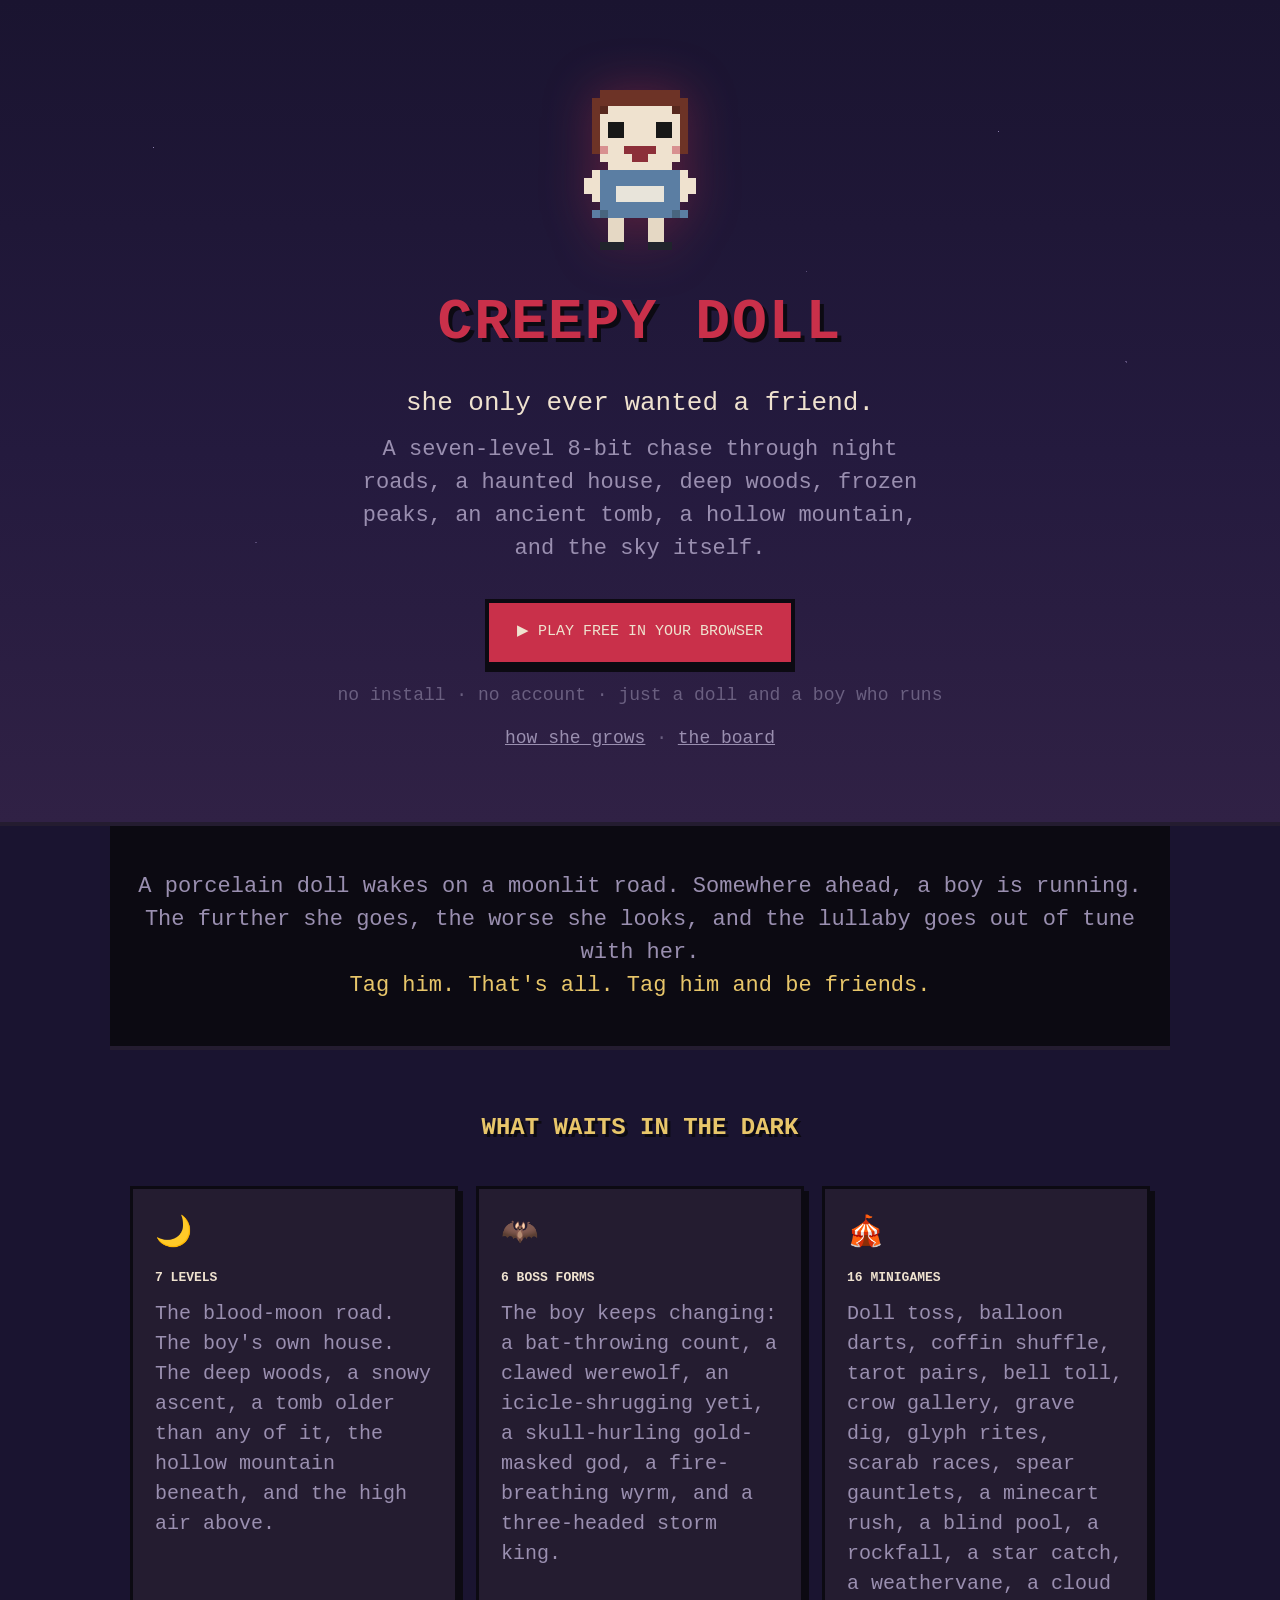
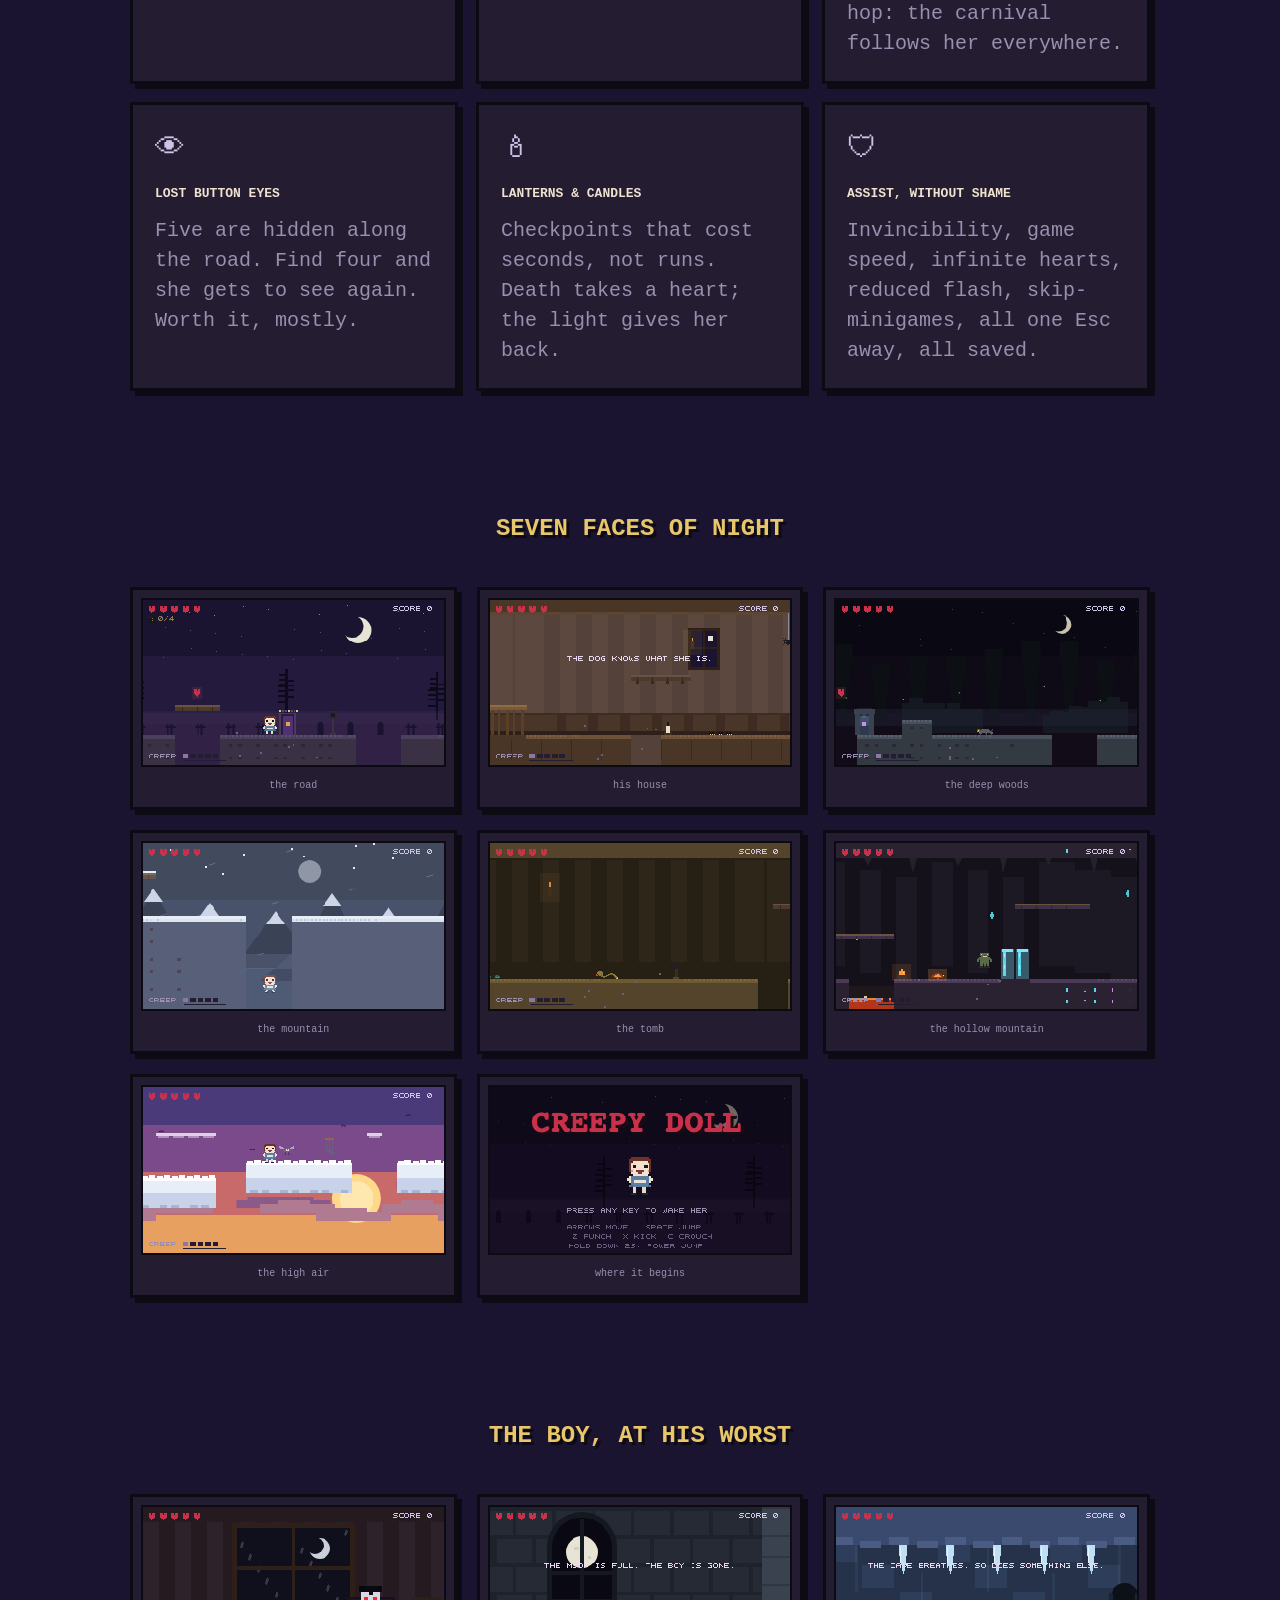
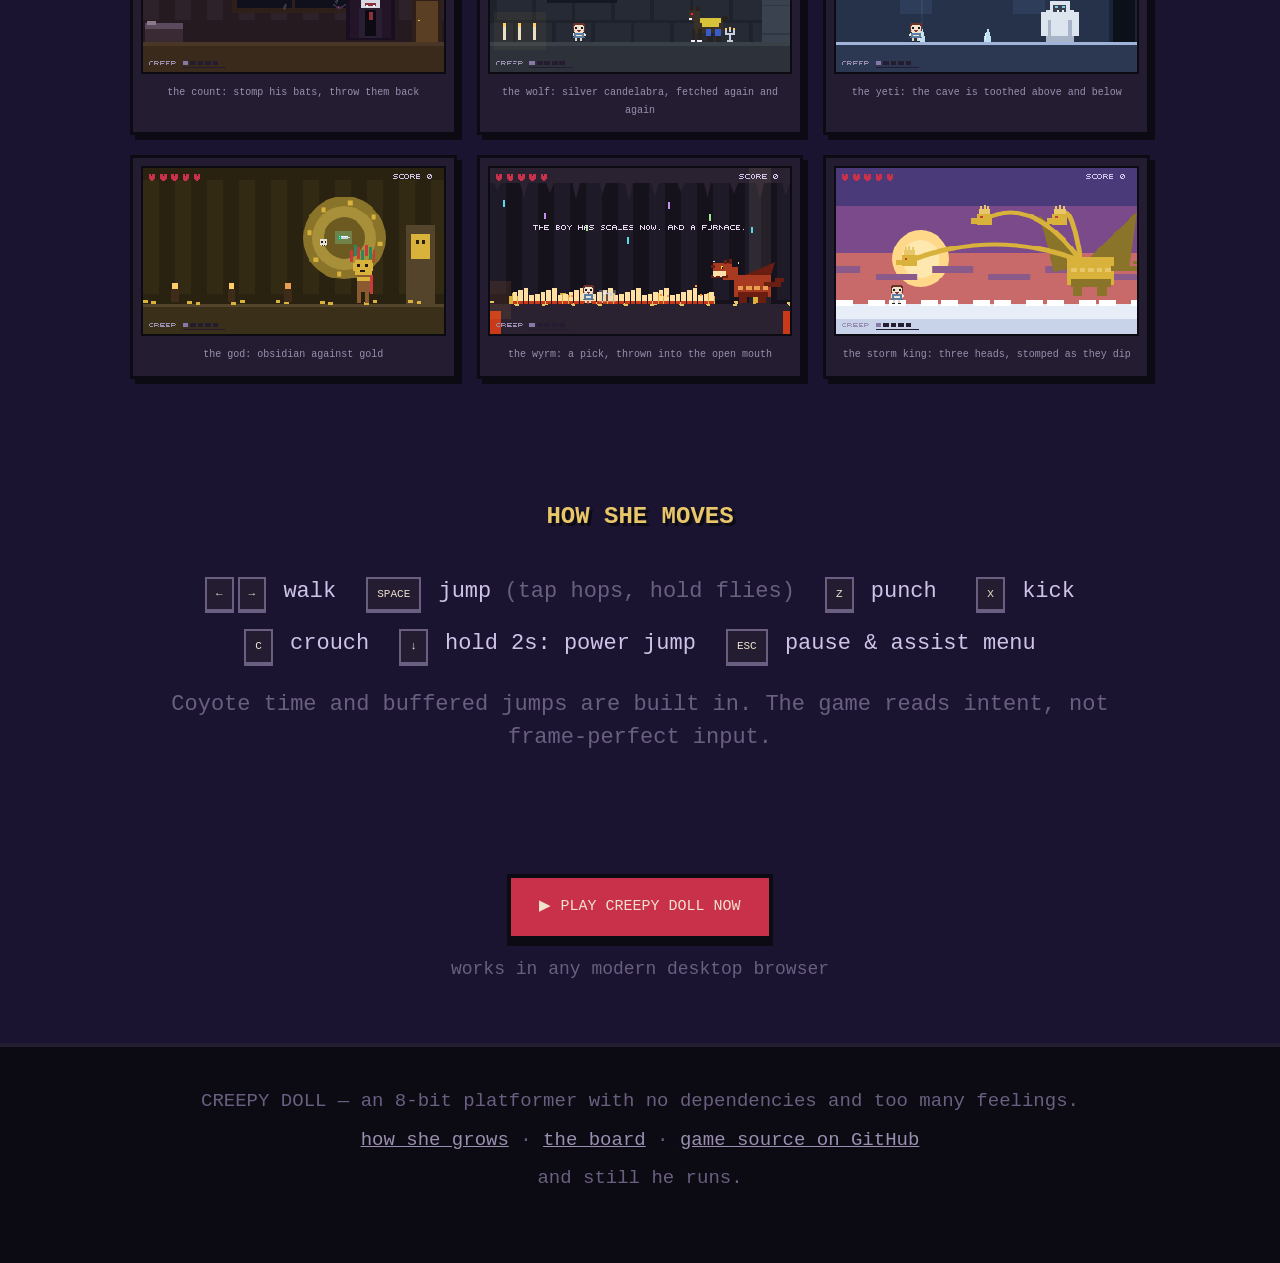
<file: index.html>
<!DOCTYPE html>
<html lang="en">
<head>
  <meta charset="UTF-8">
  <meta http-equiv="Content-Security-Policy" content="default-src 'none'; script-src 'self'; style-src 'self' https://fonts.googleapis.com; font-src https://fonts.gstatic.com; img-src 'self' data:; base-uri 'none'; form-action 'none'">
  <meta name="viewport" content="width=device-width, initial-scale=1.0">
  <title>Creepy Doll — she only ever wanted a friend</title>
  <meta name="description" content="Creepy Doll: a seven-level 8-bit chase through night roads, a haunted house, deep woods, frozen peaks, an ancient tomb, a hollow mountain, and the sky itself. Free to play in your browser.">
  <meta property="og:title" content="Creepy Doll">
  <meta property="og:description" content="She only ever wanted a friend. A seven-level 8-bit platformer, free in your browser.">
  <meta property="og:image" content="https://prone.github.io/creepydoll-site/assets/screens/title.png">
  <link rel="preconnect" href="https://fonts.googleapis.com">
  <link rel="preconnect" href="https://fonts.gstatic.com" crossorigin>
  <link href="https://fonts.googleapis.com/css2?family=Press+Start+2P&family=VT323&display=swap" rel="stylesheet">
  <link rel="stylesheet" href="style.css">
  <link rel="icon" type="image/png" href="favicon.png">
</head>
<body>

<header class="hero">
  <div class="stars" aria-hidden="true"></div>
  <canvas id="dollCanvas" width="14" height="20" aria-hidden="true"></canvas>
  <h1>CREEPY&nbsp;DOLL</h1>
  <p class="tagline">she only ever wanted a friend.</p>
  <p class="sub">A seven-level 8-bit chase through night roads, a haunted house,
     deep woods, frozen peaks, an ancient tomb, a hollow mountain, and the sky itself.</p>
  <a class="cta" href="play/">▶ PLAY FREE IN YOUR BROWSER</a>
  <p class="hint">no install &middot; no account &middot; just a doll and a boy who runs</p>
  <p class="hint"><a href="progress.html">how she grows</a> &middot; <a href="scores.html">the board</a></p>
</header>

<section class="strip" aria-label="story">
  <p>A porcelain doll wakes on a moonlit road. Somewhere ahead, a boy is running.<br>
  The further she goes, the worse she looks, and the lullaby goes out of tune with her.<br>
  <em>Tag him. That's all. Tag him and be friends.</em></p>
</section>

<section class="features">
  <h2>WHAT WAITS IN THE DARK</h2>
  <div class="grid">
    <div class="card"><span class="pix">🌙</span><h3>7 LEVELS</h3>
      <p>The blood-moon road. The boy's own house. The deep woods, a snowy ascent, a tomb older than any of it, the hollow mountain beneath, and the high air above.</p></div>
    <div class="card"><span class="pix">🦇</span><h3>6 BOSS FORMS</h3>
      <p>The boy keeps changing: a bat-throwing count, a clawed werewolf, an icicle-shrugging yeti, a skull-hurling gold-masked god, a fire-breathing wyrm, and a three-headed storm king.</p></div>
    <div class="card"><span class="pix">🎪</span><h3>16 MINIGAMES</h3>
      <p>Doll toss, balloon darts, coffin shuffle, tarot pairs, bell toll, crow gallery, grave dig, glyph rites, scarab races, spear gauntlets, a minecart rush, a blind pool, a rockfall, a star catch, a weathervane, a cloud hop: the carnival follows her everywhere.</p></div>
    <div class="card"><span class="pix">👁</span><h3>LOST BUTTON EYES</h3>
      <p>Five are hidden along the road. Find four and she gets to see again. Worth it, mostly.</p></div>
    <div class="card"><span class="pix">🕯</span><h3>LANTERNS &amp; CANDLES</h3>
      <p>Checkpoints that cost seconds, not runs. Death takes a heart; the light gives her back.</p></div>
    <div class="card"><span class="pix">🛡</span><h3>ASSIST, WITHOUT SHAME</h3>
      <p>Invincibility, game speed, infinite hearts, reduced flash, skip-minigames, all one Esc away, all saved.</p></div>
  </div>
</section>

<section class="gallery">
  <h2>SEVEN FACES OF NIGHT</h2>
  <div class="shots">
    <figure><img src="assets/screens/road.png" alt="The moonlit road with a lantern checkpoint" loading="lazy"><figcaption>the road</figcaption></figure>
    <figure><img src="assets/screens/house.png" alt="Inside the boy's warmly lit house" loading="lazy"><figcaption>his house</figcaption></figure>
    <figure><img src="assets/screens/woods.png" alt="Giant trees in the deep woods" loading="lazy"><figcaption>the deep woods</figcaption></figure>
    <figure><img src="assets/screens/snow.png" alt="Climbing the snowy mountain" loading="lazy"><figcaption>the mountain</figcaption></figure>
    <figure><img src="assets/screens/tomb.png" alt="Torchlit tomb corridors" loading="lazy"><figcaption>the tomb</figcaption></figure>
    <figure><img src="assets/screens/cave.png" alt="The hollow mountain: basalt, crystal, and lava" loading="lazy"><figcaption>the hollow mountain</figcaption></figure>
    <figure><img src="assets/screens/clouds.png" alt="Cloud islands in the high air at dusk" loading="lazy"><figcaption>the high air</figcaption></figure>
    <figure><img src="assets/screens/title.png" alt="Creepy Doll title screen" loading="lazy"><figcaption>where it begins</figcaption></figure>
  </div>
</section>

<section class="bosses">
  <h2>THE BOY, AT HIS WORST</h2>
  <div class="shots">
    <figure><img src="assets/screens/boss-dracula.png" alt="The Dracula boss fight under a storm window" loading="lazy"><figcaption>the count: stomp his bats, throw them back</figcaption></figure>
    <figure><img src="assets/screens/boss-werewolf.png" alt="The werewolf boss fight in the chapel" loading="lazy"><figcaption>the wolf: silver candelabra, fetched again and again</figcaption></figure>
    <figure><img src="assets/screens/boss-yeti.png" alt="The yeti boss fight in the ice cave" loading="lazy"><figcaption>the yeti: the cave is toothed above and below</figcaption></figure>
    <figure><img src="assets/screens/boss-aztec.png" alt="The Aztec god boss fight in the burial chamber" loading="lazy"><figcaption>the god: obsidian against gold</figcaption></figure>
    <figure><img src="assets/screens/boss-wyrm.png" alt="The wyrm boss fight in its hoard" loading="lazy"><figcaption>the wyrm: a pick, thrown into the open mouth</figcaption></figure>
    <figure><img src="assets/screens/boss-ghidorah.png" alt="The three-headed storm king boss fight in the sky" loading="lazy"><figcaption>the storm king: three heads, stomped as they dip</figcaption></figure>
  </div>
</section>

<section class="controls">
  <h2>HOW SHE MOVES</h2>
  <div class="keys">
    <div><kbd>←</kbd><kbd>→</kbd> walk</div>
    <div><kbd>SPACE</kbd> jump <span class="dim">(tap hops, hold flies)</span></div>
    <div><kbd>Z</kbd> punch &nbsp; <kbd>X</kbd> kick</div>
    <div><kbd>C</kbd> crouch</div>
    <div><kbd>↓</kbd> hold 2s: power jump</div>
    <div><kbd>ESC</kbd> pause &amp; assist menu</div>
  </div>
  <p class="dim">Coyote time and buffered jumps are built in. The game reads intent, not frame-perfect input.</p>
</section>

<section class="cta-bottom">
  <a class="cta" href="play/">▶ PLAY CREEPY DOLL NOW</a>
  <p class="hint">works in any modern desktop browser</p>
</section>

<footer>
  <p>CREEPY DOLL &mdash; an 8-bit platformer with no dependencies and too many feelings.</p>
  <p><a href="progress.html">how she grows</a> &middot; <a href="scores.html">the board</a> &middot; <a href="https://github.com/prone/creepydoll">game source on GitHub</a></p>
  <p class="dim">and still he runs.</p>
</footer>

<script src="site.js"></script>
</body>
</html>
</file>
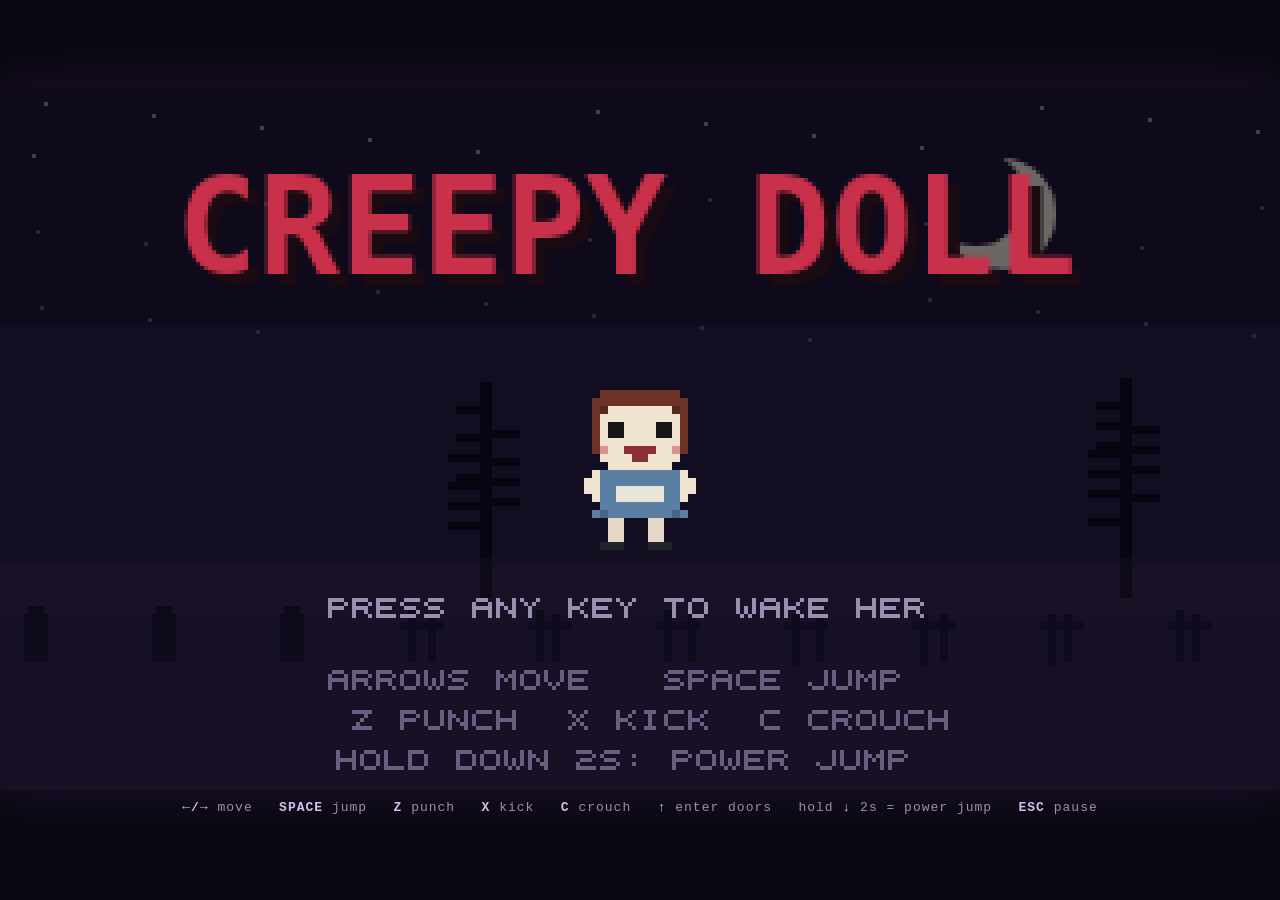
<file: play/index.html>
<!DOCTYPE html>
<html lang="en">
<head>
<meta charset="utf-8">
<meta http-equiv="Content-Security-Policy" content="default-src 'none'; script-src 'self'; style-src 'unsafe-inline'; connect-src https://*.supabase.co; base-uri 'none'; form-action 'none'">
<meta name="viewport" content="width=device-width, initial-scale=1">
<link rel="icon" type="image/png" href="favicon.png">
<title>Creepy Doll</title>
<style>
  html, body {
    margin: 0;
    padding: 0;
    background: #0b0812;
    height: 100%;
    display: flex;
    flex-direction: column;
    align-items: center;
    justify-content: center;
    font-family: "Courier New", monospace;
    color: #9a8fb0;
  }
  canvas {
    image-rendering: pixelated;
    image-rendering: crisp-edges;
    background: #000;
    box-shadow: 0 0 40px #1d1230;
  }
  .hint {
    margin-top: 10px;
    font-size: 13px;
    letter-spacing: 1px;
  }
  .hint b { color: #cfc3e8; }
</style>
</head>
<body>
<canvas id="game" width="320" height="176"></canvas>
<div class="hint">
  <b>&larr;/&rarr;</b> move &nbsp; <b>SPACE</b> jump &nbsp; <b>Z</b> punch &nbsp; <b>X</b> kick &nbsp; <b>C</b> crouch &nbsp; <b>&uarr;</b> enter doors &nbsp; hold <b>&darr;</b> 2s = power jump &nbsp; <b>ESC</b> pause
</div>
<script src="game.js"></script>
</body>
</html>
</file>
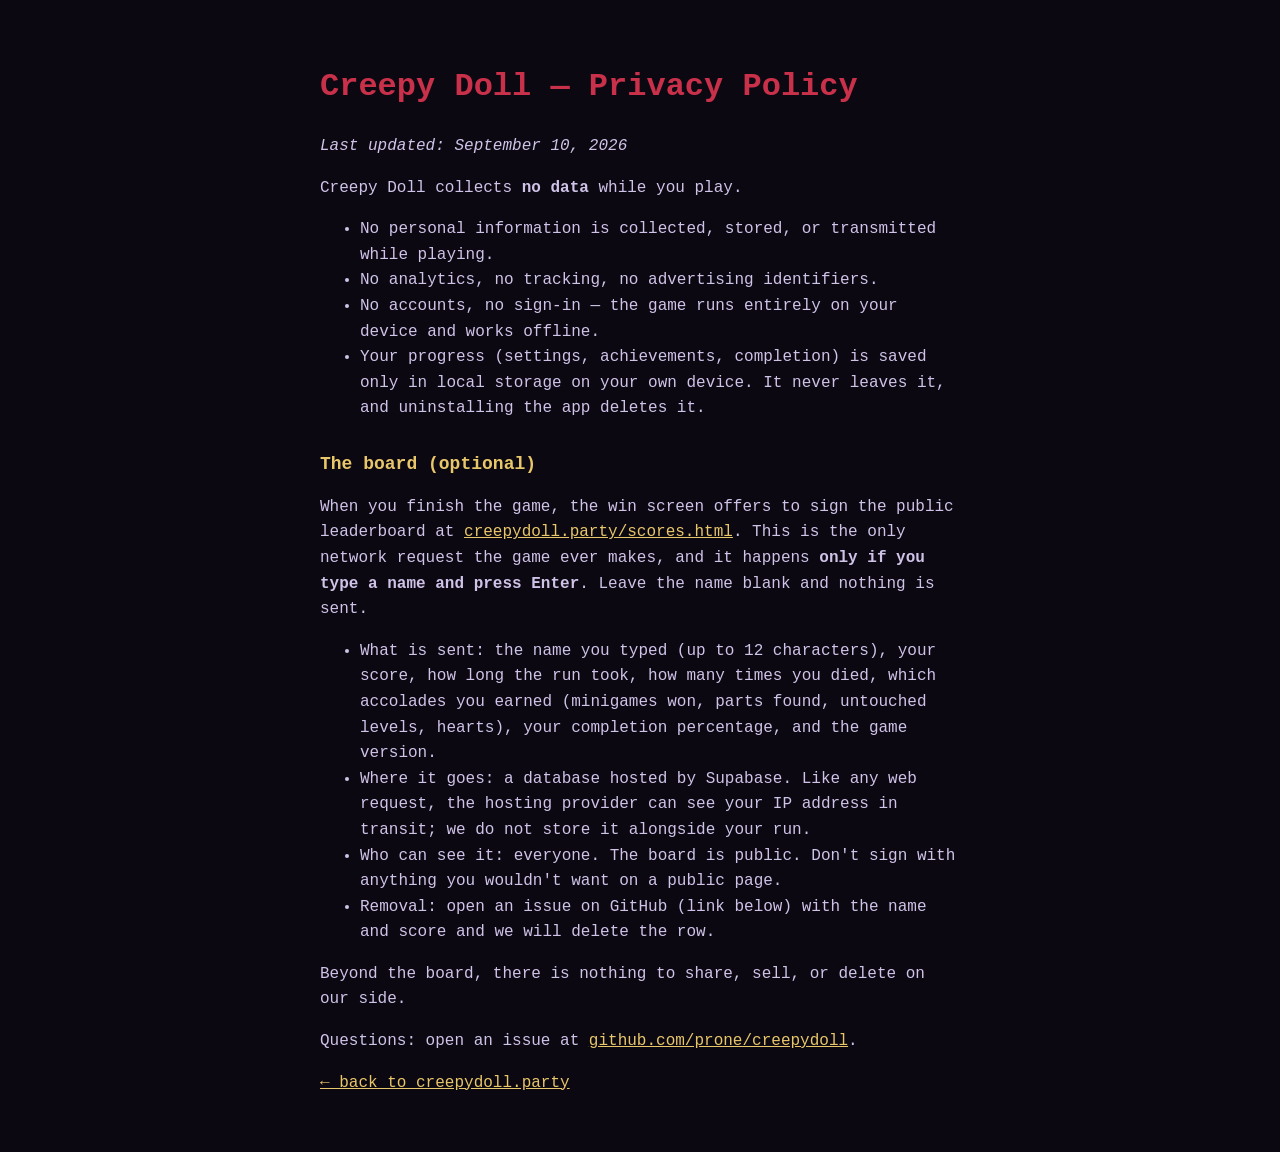
<file: privacy.html>
<!DOCTYPE html>
<html lang="en">
<head>
<meta charset="utf-8">
<meta http-equiv="Content-Security-Policy" content="default-src 'none'; style-src 'unsafe-inline'; img-src 'self'; base-uri 'none'; form-action 'none'">
<meta name="viewport" content="width=device-width, initial-scale=1">
<link rel="icon" type="image/png" href="favicon.png">
<title>Creepy Doll — Privacy Policy</title>
<style>
  body { background: #0b0812; color: #cfc3e8; font-family: "Courier New", monospace;
         max-width: 640px; margin: 0 auto; padding: 40px 20px; line-height: 1.6; }
  h1 { color: #c9304a; }
  h2 { color: #e8c66a; font-size: 18px; margin-top: 28px; }
  a { color: #e8c66a; }
</style>
</head>
<body>
<h1>Creepy Doll — Privacy Policy</h1>
<p><em>Last updated: September 10, 2026</em></p>
<p>Creepy Doll collects <strong>no data</strong> while you play.</p>
<ul>
  <li>No personal information is collected, stored, or transmitted while playing.</li>
  <li>No analytics, no tracking, no advertising identifiers.</li>
  <li>No accounts, no sign-in — the game runs entirely on your device and
      works offline.</li>
  <li>Your progress (settings, achievements, completion) is saved only in
      local storage on your own device. It never leaves it, and uninstalling
      the app deletes it.</li>
</ul>
<h2>The board (optional)</h2>
<p>When you finish the game, the win screen offers to sign the public
leaderboard at <a href="scores.html">creepydoll.party/scores.html</a>.
This is the only network request the game ever makes, and it happens
<strong>only if you type a name and press Enter</strong>. Leave the name blank
and nothing is sent.</p>
<ul>
  <li>What is sent: the name you typed (up to 12 characters), your score,
      how long the run took, how many times you died, which accolades you
      earned (minigames won, parts found, untouched levels, hearts), your
      completion percentage, and the game version.</li>
  <li>Where it goes: a database hosted by Supabase. Like any web request, the
      hosting provider can see your IP address in transit; we do not store it
      alongside your run.</li>
  <li>Who can see it: everyone. The board is public. Don't sign with anything
      you wouldn't want on a public page.</li>
  <li>Removal: open an issue on GitHub (link below) with the name and score
      and we will delete the row.</li>
</ul>
<p>Beyond the board, there is nothing to share, sell, or delete on our side.</p>
<p>Questions: open an issue at
<a href="https://github.com/prone/creepydoll">github.com/prone/creepydoll</a>.</p>
<p><a href="index.html">&larr; back to creepydoll.party</a></p>
</body>
</html>
</file>
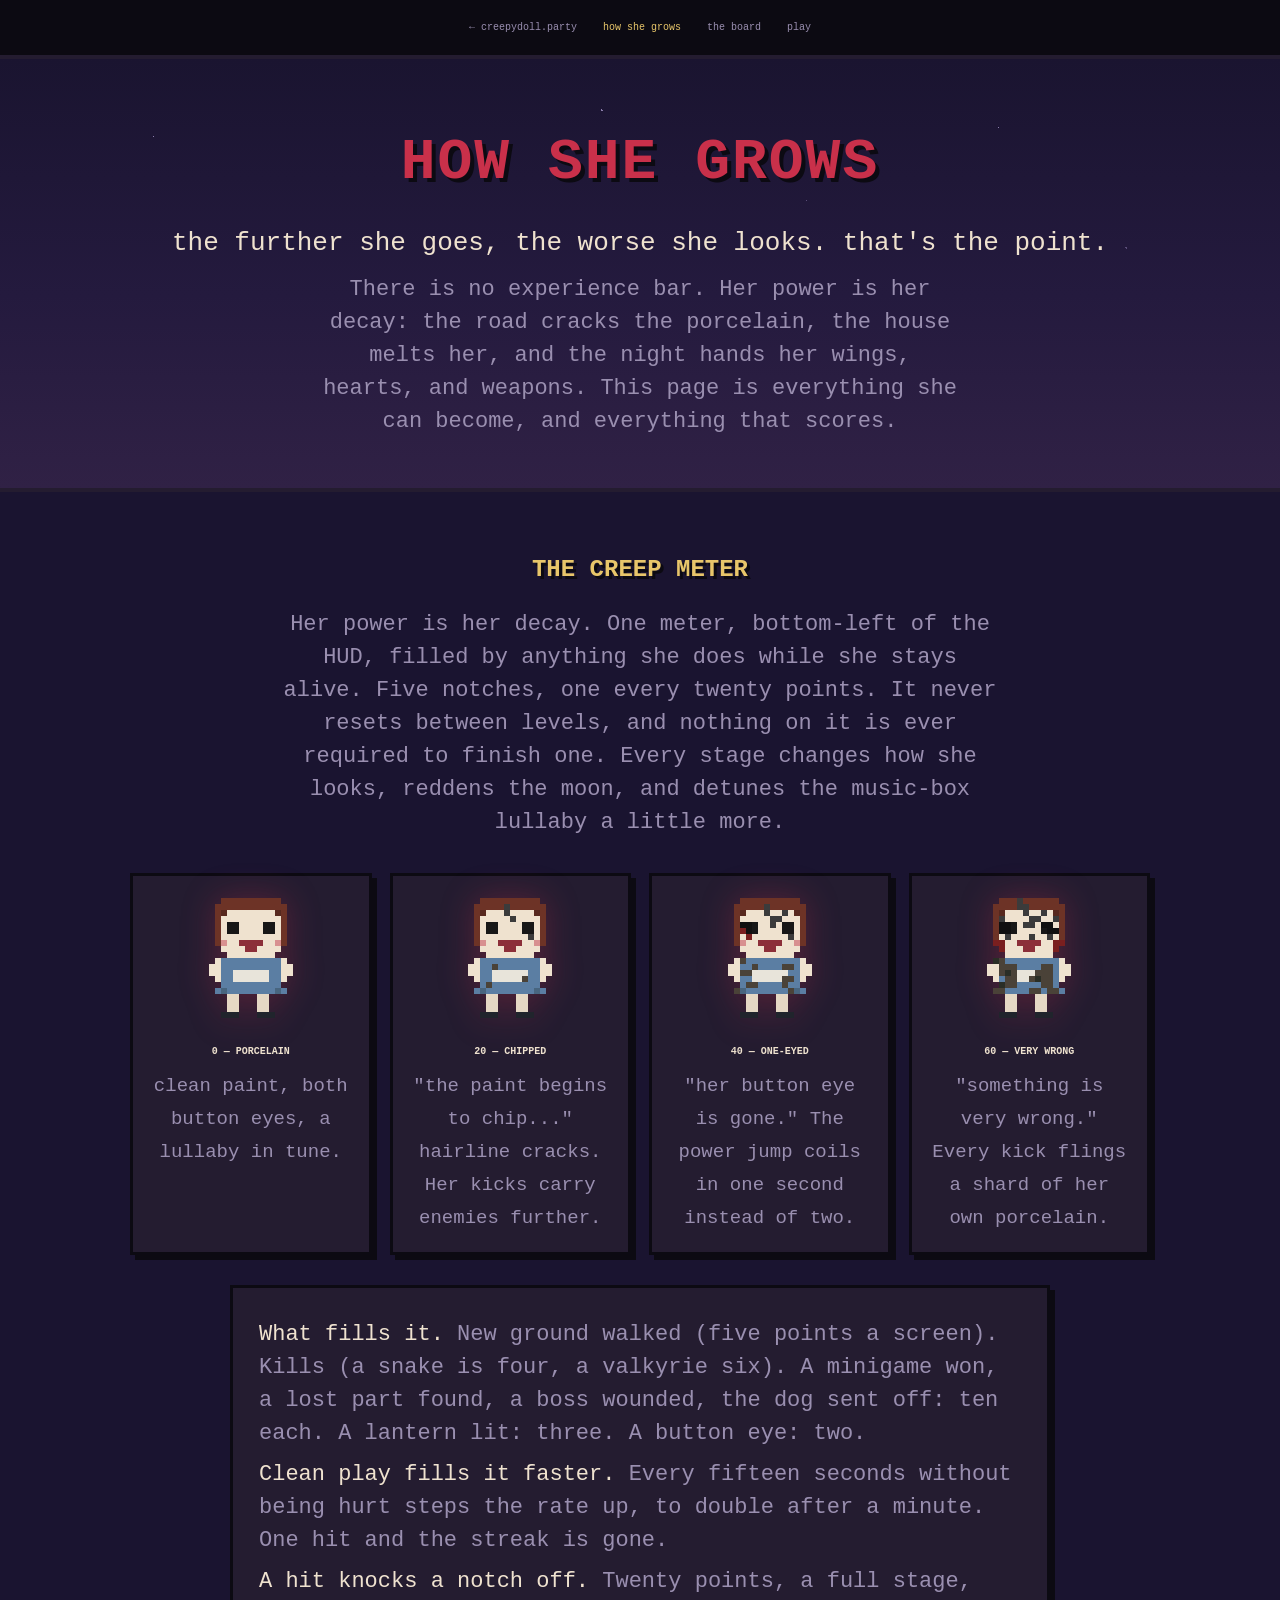
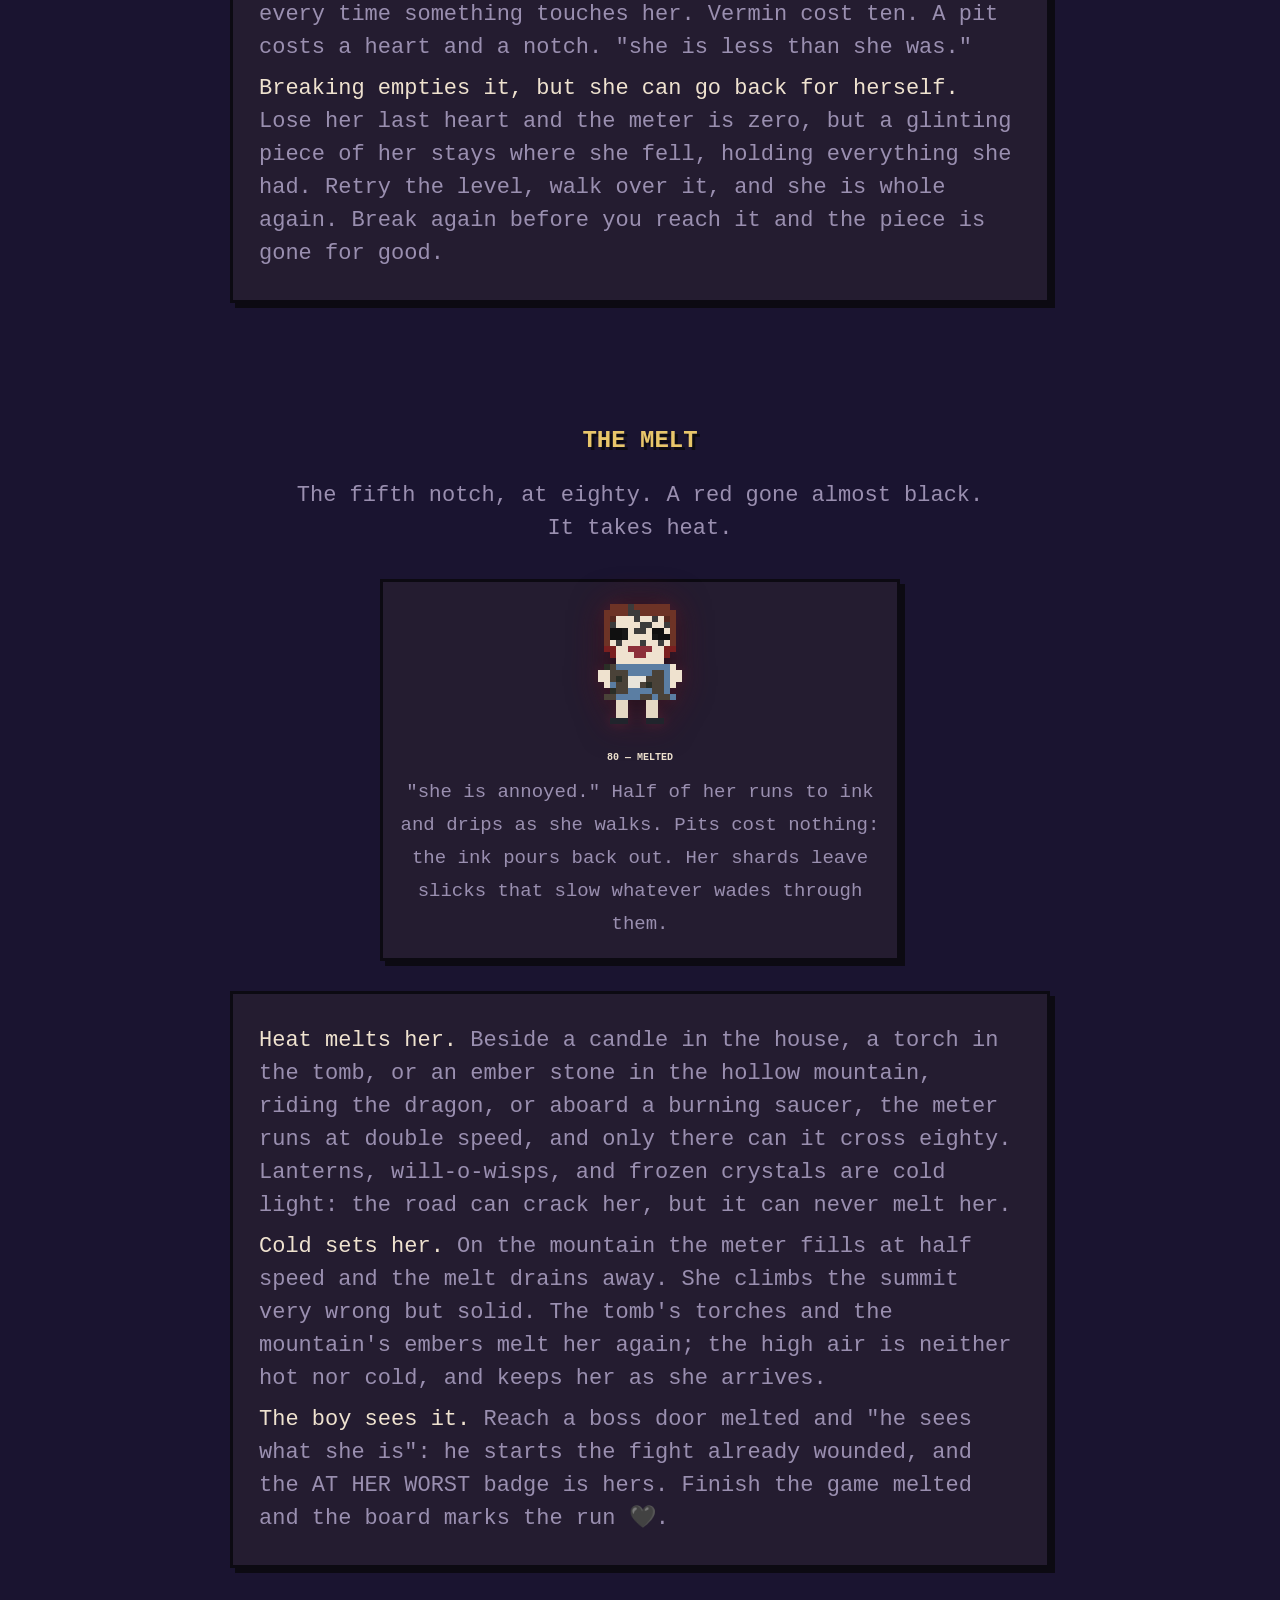
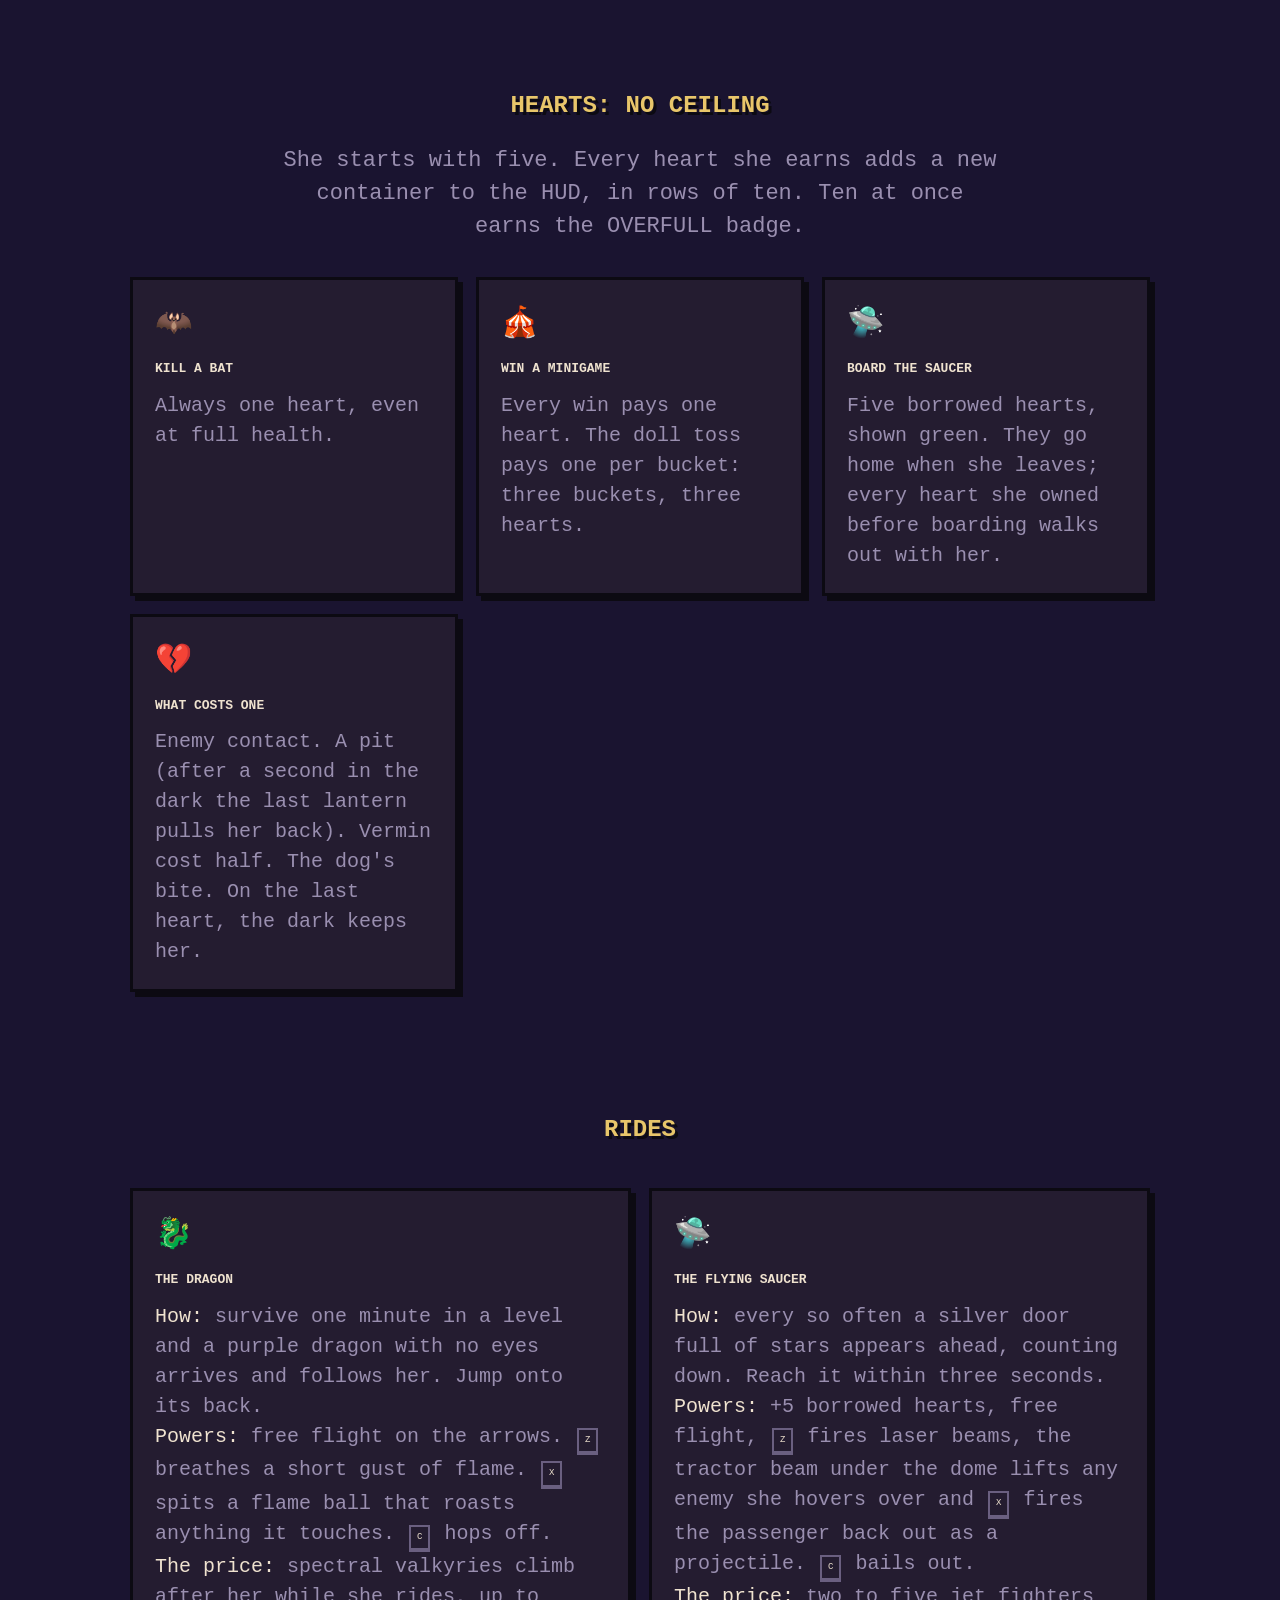
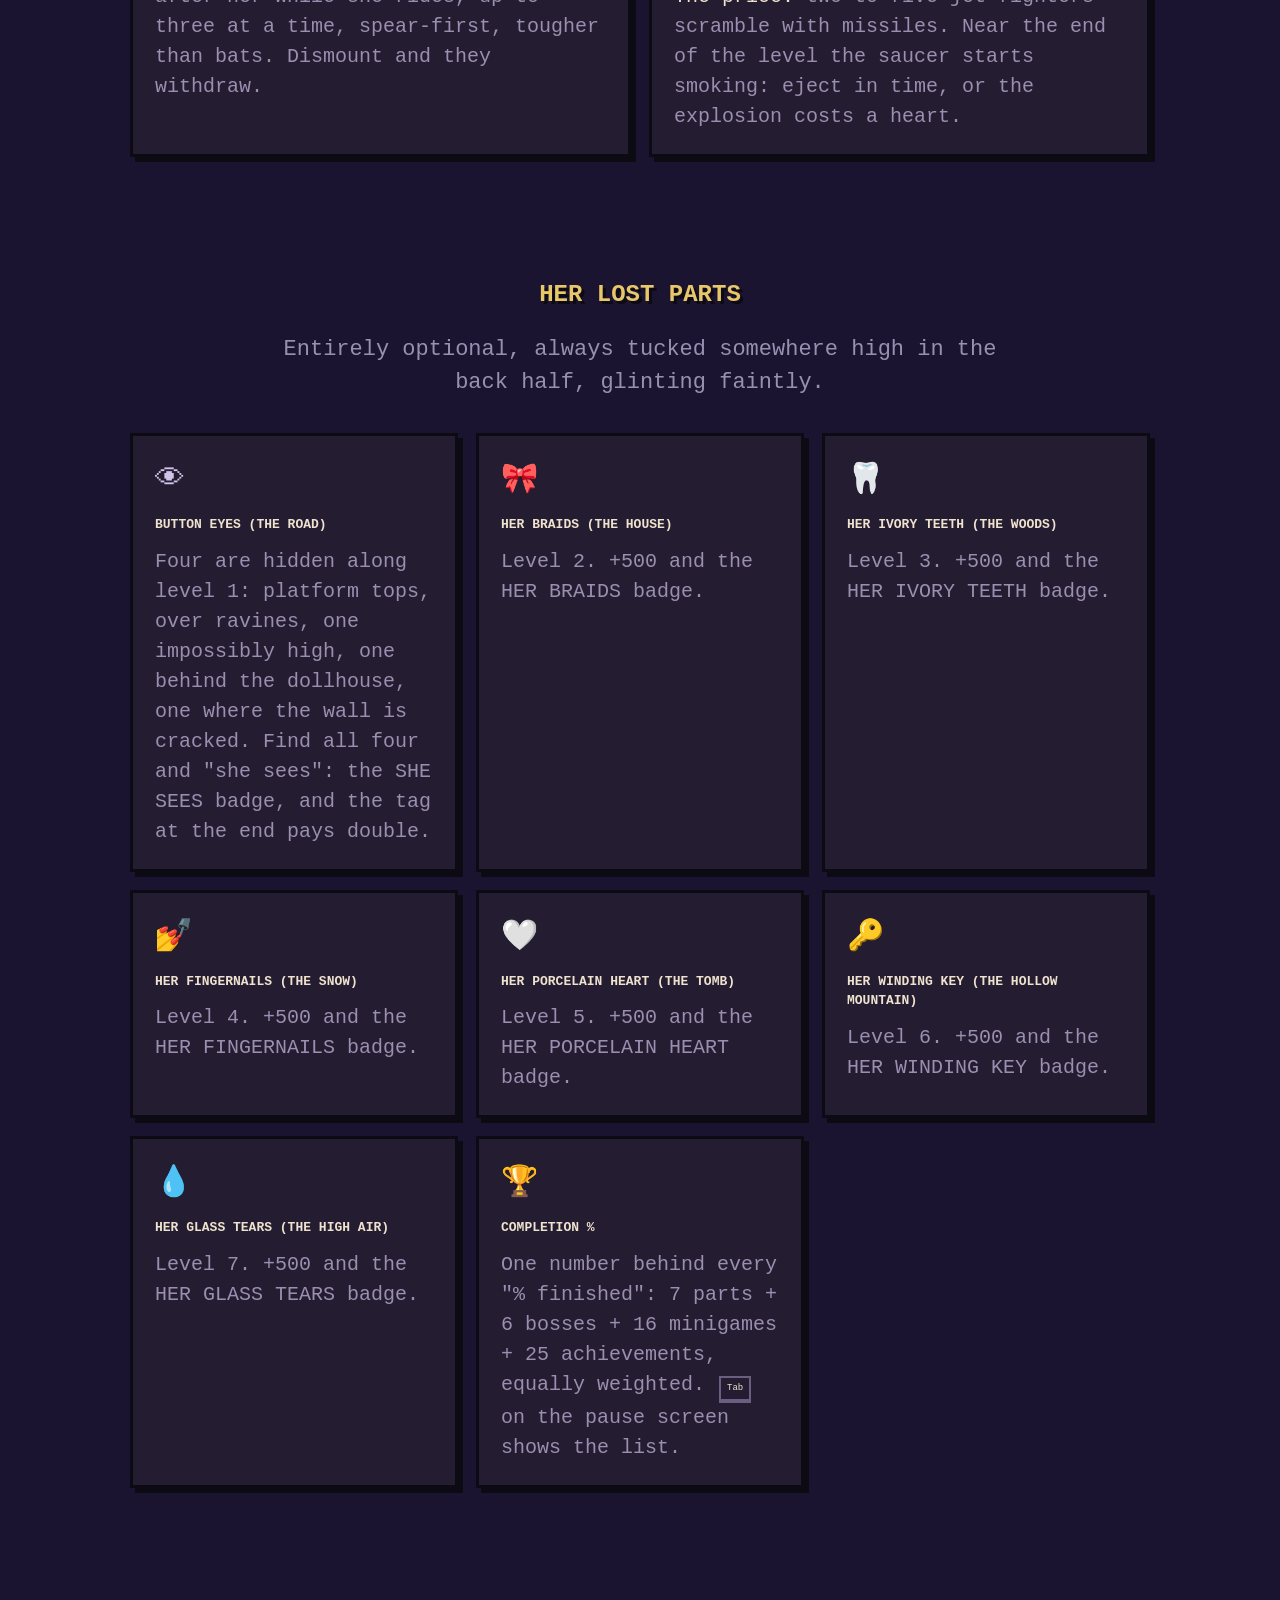
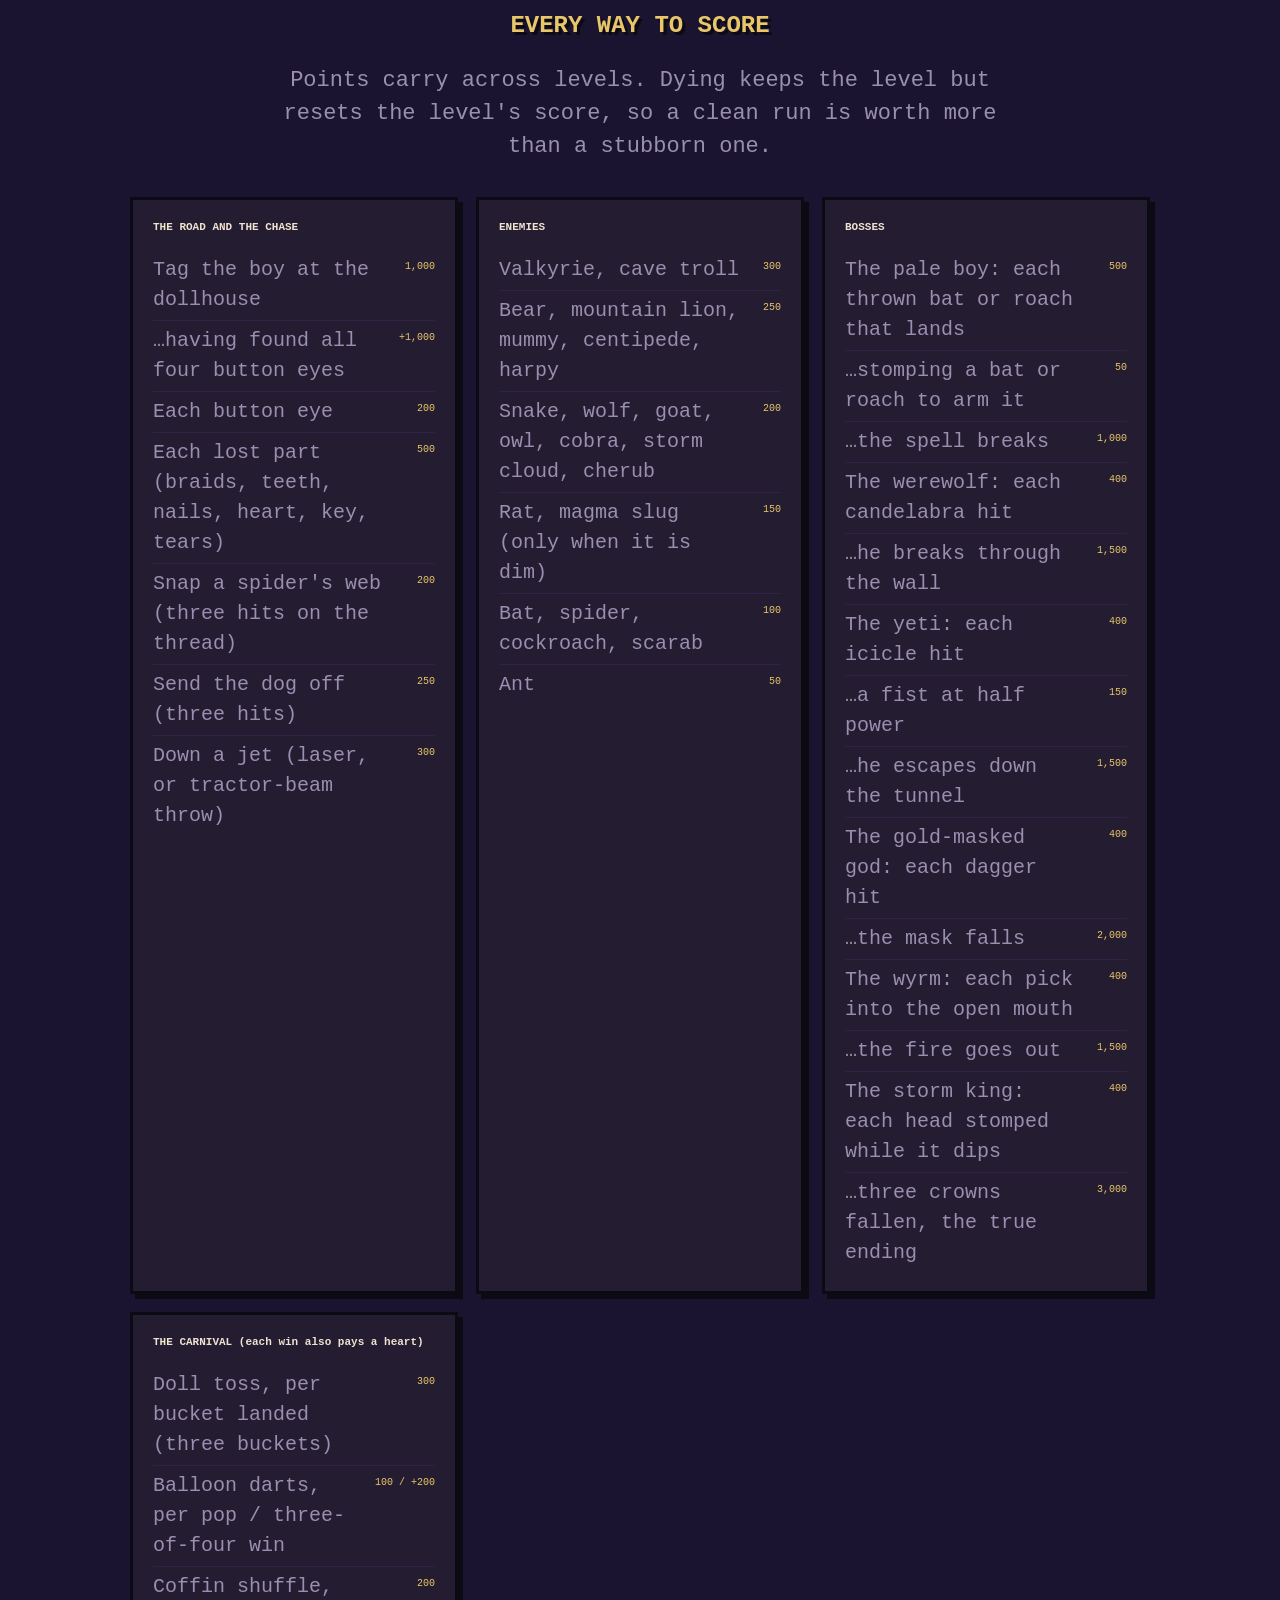
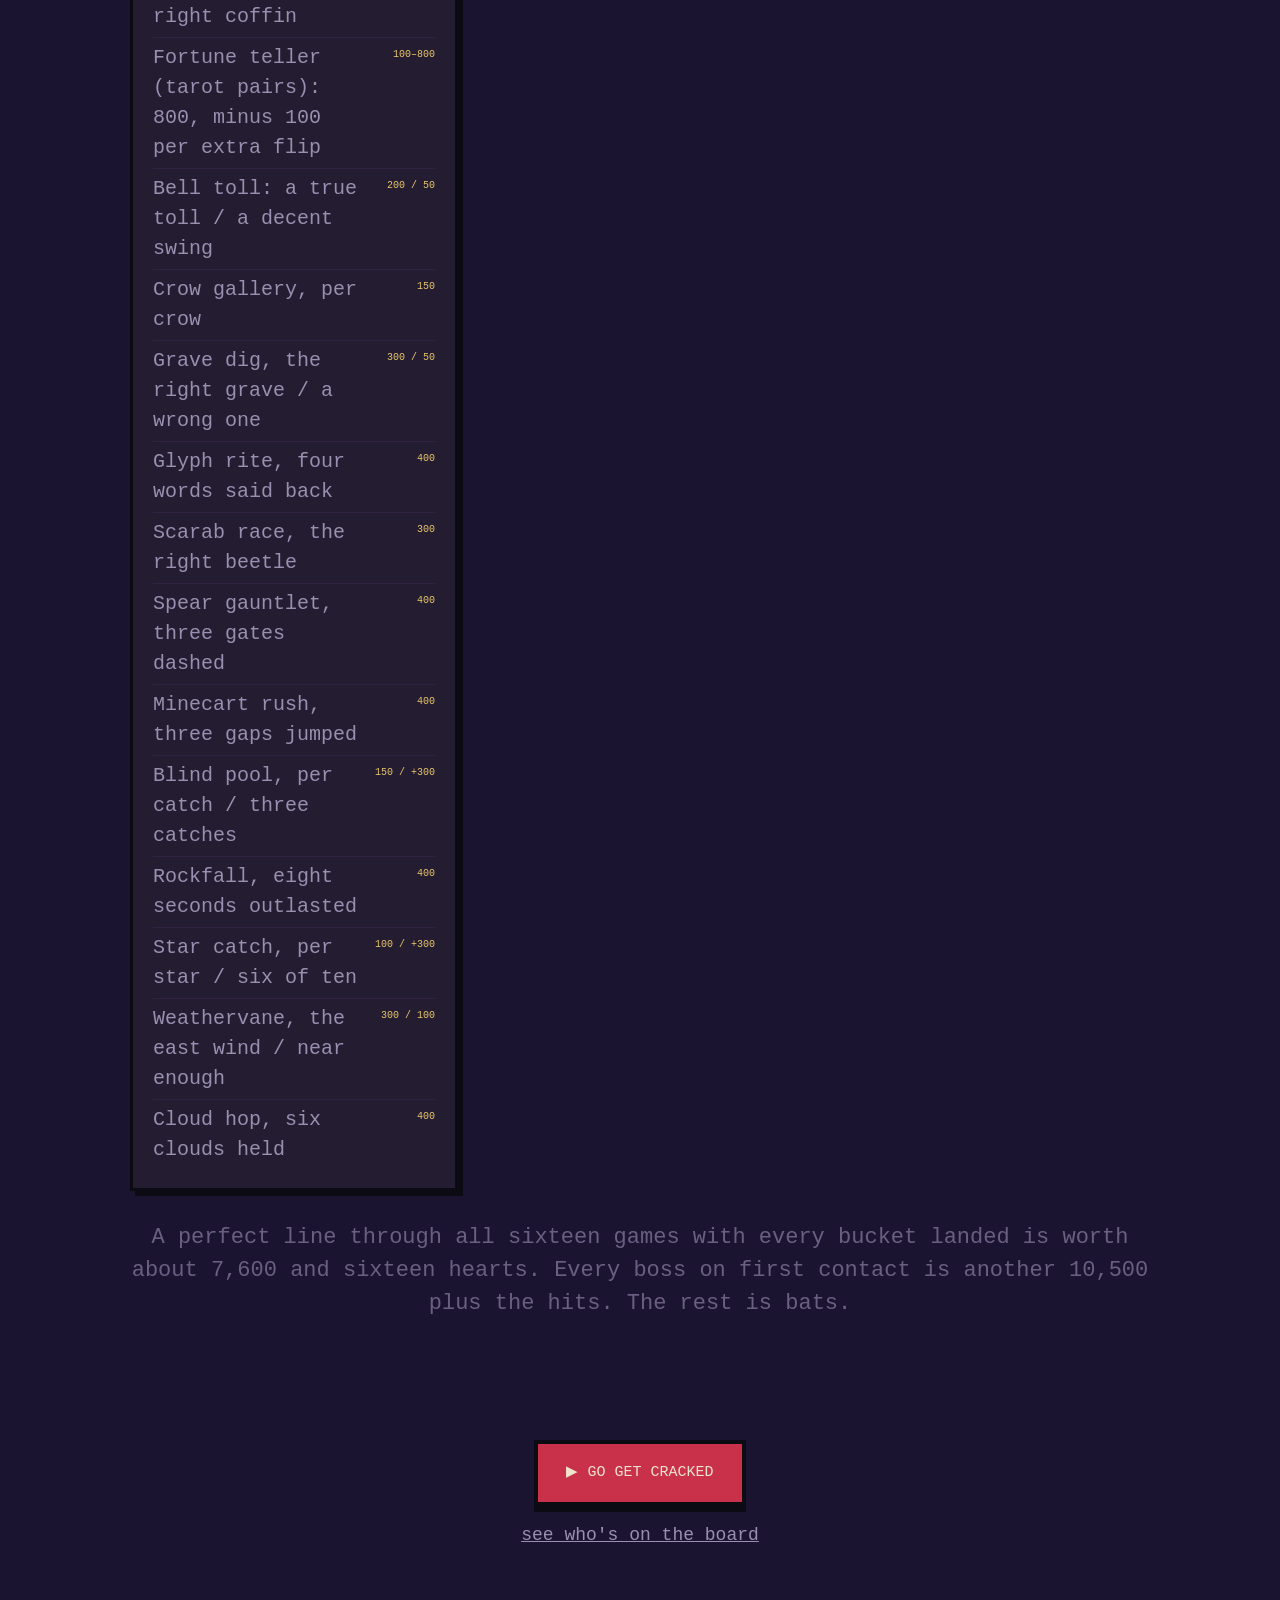
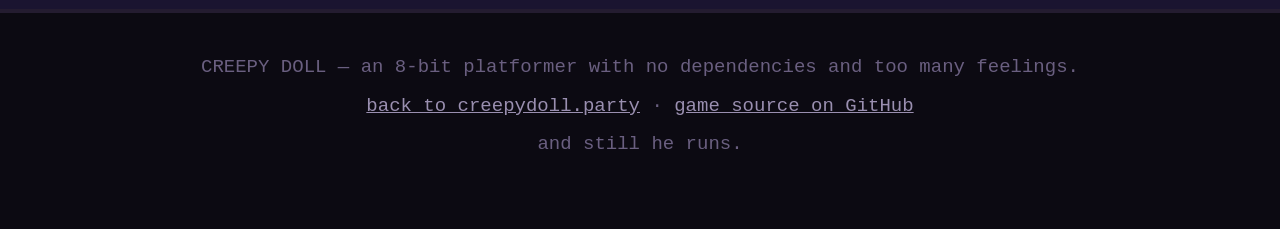
<file: progress.html>
<!DOCTYPE html>
<html lang="en">
<head>
  <meta charset="UTF-8">
  <meta http-equiv="Content-Security-Policy" content="default-src 'none'; script-src 'self'; style-src 'self' https://fonts.googleapis.com; font-src https://fonts.gstatic.com; img-src 'self' data:; base-uri 'none'; form-action 'none'">
  <meta name="viewport" content="width=device-width, initial-scale=1.0">
  <title>Creepy Doll — how she grows</title>
  <meta name="description" content="How the doll changes over the night: the creep meter, the melt, hearts, rides, her lost parts, and every way to score points in Creepy Doll.">
  <link rel="preconnect" href="https://fonts.googleapis.com">
  <link rel="preconnect" href="https://fonts.gstatic.com" crossorigin>
  <link href="https://fonts.googleapis.com/css2?family=Press+Start+2P&family=VT323&display=swap" rel="stylesheet">
  <link rel="stylesheet" href="style.css">
  <link rel="icon" type="image/png" href="favicon.png">
</head>
<body>

<nav class="topnav">
  <a href="index.html">← creepydoll.party</a>
  <a href="progress.html" class="here">how she grows</a>
  <a href="scores.html">the board</a>
  <a href="play/">play</a>
</nav>

<header class="hero hero-small">
  <div class="stars" aria-hidden="true"></div>
  <h1>HOW SHE GROWS</h1>
  <p class="tagline">the further she goes, the worse she looks. that's the point.</p>
  <p class="sub">There is no experience bar. Her power is her decay: the road cracks the
     porcelain, the house melts her, and the night hands her wings, hearts, and weapons.
     This page is everything she can become, and everything that scores.</p>
</header>

<section class="stages">
  <h2>THE CREEP METER</h2>
  <p class="lede">Her power is her decay. One meter, bottom-left of the HUD, filled by anything she
     does while she stays alive. Five notches, one every twenty points. It never resets between
     levels, and nothing on it is ever required to finish one. Every stage changes how she looks,
     reddens the moon, and detunes the music-box lullaby a little more.</p>
  <div class="stage-row">
    <figure class="stage"><canvas class="doll" data-stage="0" width="14" height="20"></canvas>
      <figcaption><b>0 — PORCELAIN</b><span>clean paint, both button eyes, a lullaby in tune.</span></figcaption></figure>
    <figure class="stage"><canvas class="doll" data-stage="1" width="14" height="20"></canvas>
      <figcaption><b>20 — CHIPPED</b><span>"the paint begins to chip..." hairline cracks. Her kicks carry enemies further.</span></figcaption></figure>
    <figure class="stage"><canvas class="doll" data-stage="2" width="14" height="20"></canvas>
      <figcaption><b>40 — ONE-EYED</b><span>"her button eye is gone." The power jump coils in one second instead of two.</span></figcaption></figure>
    <figure class="stage"><canvas class="doll" data-stage="3" width="14" height="20"></canvas>
      <figcaption><b>60 — VERY WRONG</b><span>"something is very wrong." Every kick flings a shard of her own porcelain.</span></figcaption></figure>
  </div>
  <div class="rules">
    <p><b>What fills it.</b> New ground walked (five points a screen). Kills (a snake is four, a
       valkyrie six). A minigame won, a lost part found, a boss wounded, the dog sent off: ten
       each. A lantern lit: three. A button eye: two.</p>
    <p><b>Clean play fills it faster.</b> Every fifteen seconds without being hurt steps the rate
       up, to double after a minute. One hit and the streak is gone.</p>
    <p><b>A hit knocks a notch off.</b> Twenty points, a full stage, every time something touches
       her. Vermin cost ten. A pit costs a heart and a notch. "she is less than she was."</p>
    <p><b>Breaking empties it, but she can go back for herself.</b> Lose her last heart and the
       meter is zero, but a glinting piece of her stays where she fell, holding everything she had.
       Retry the level, walk over it, and she is whole again. Break again before you reach it and
       the piece is gone for good.</p>
  </div>
</section>

<section class="melt">
  <h2>THE MELT</h2>
  <p class="lede">The fifth notch, at eighty. A red gone almost black. It takes heat.</p>
  <div class="stage-row single">
    <figure class="stage"><canvas class="doll" data-stage="3" width="14" height="20"></canvas>
      <figcaption><b>80 — MELTED</b><span>"she is annoyed." Half of her runs to ink and drips as she walks. Pits cost nothing: the ink pours back out. Her shards leave slicks that slow whatever wades through them.</span></figcaption></figure>
  </div>
  <div class="rules">
    <p><b>Heat melts her.</b> Beside a candle in the house, a torch in the tomb, or an ember stone in the hollow mountain, riding the
       dragon, or aboard a burning saucer, the meter runs at double speed, and only there can it
       cross eighty. Lanterns, will-o-wisps, and frozen crystals are cold light: the road can crack
       her, but it can never melt her.</p>
    <p><b>Cold sets her.</b> On the mountain the meter fills at half speed and the melt drains
       away. She climbs the summit very wrong but solid. The tomb's torches and the mountain's embers melt her again; the high air is neither hot nor cold, and keeps her as she arrives.</p>
    <p><b>The boy sees it.</b> Reach a boss door melted and "he sees what she is": he starts the
       fight already wounded, and the AT HER WORST badge is hers. Finish the game melted and the
       board marks the run 🖤.</p>
  </div>
</section>

<section class="hearts">
  <h2>HEARTS: NO CEILING</h2>
  <p class="lede">She starts with five. Every heart she earns adds a new container to the
     HUD, in rows of ten. Ten at once earns the OVERFULL badge.</p>
  <div class="grid">
    <div class="card"><span class="pix">🦇</span><h3>KILL A BAT</h3><p>Always one heart, even at full health.</p></div>
    <div class="card"><span class="pix">🎪</span><h3>WIN A MINIGAME</h3><p>Every win pays one heart. The doll toss pays one per bucket: three buckets, three hearts.</p></div>
    <div class="card"><span class="pix">🛸</span><h3>BOARD THE SAUCER</h3><p>Five borrowed hearts, shown green. They go home when she leaves; every heart she owned before boarding walks out with her.</p></div>
    <div class="card"><span class="pix">💔</span><h3>WHAT COSTS ONE</h3><p>Enemy contact. A pit (after a second in the dark the last lantern pulls her back). Vermin cost half. The dog's bite. On the last heart, the dark keeps her.</p></div>
  </div>
</section>

<section class="rides">
  <h2>RIDES</h2>
  <div class="grid two">
    <div class="card"><span class="pix">🐉</span><h3>THE DRAGON</h3>
      <p><b>How:</b> survive one minute in a level and a purple dragon with no eyes arrives and follows her. Jump onto its back.<br>
      <b>Powers:</b> free flight on the arrows. <kbd>Z</kbd> breathes a short gust of flame. <kbd>X</kbd> spits a flame ball that roasts anything it touches. <kbd>C</kbd> hops off.<br>
      <b>The price:</b> spectral valkyries climb after her while she rides, up to three at a time, spear-first, tougher than bats. Dismount and they withdraw.</p></div>
    <div class="card"><span class="pix">🛸</span><h3>THE FLYING SAUCER</h3>
      <p><b>How:</b> every so often a silver door full of stars appears ahead, counting down. Reach it within three seconds.<br>
      <b>Powers:</b> +5 borrowed hearts, free flight, <kbd>Z</kbd> fires laser beams, the tractor beam under the dome lifts any enemy she hovers over and <kbd>X</kbd> fires the passenger back out as a projectile. <kbd>C</kbd> bails out.<br>
      <b>The price:</b> two to five jet fighters scramble with missiles. Near the end of the level the saucer starts smoking: eject in time, or the explosion costs a heart.</p></div>
  </div>
</section>

<section class="parts">
  <h2>HER LOST PARTS</h2>
  <p class="lede">Entirely optional, always tucked somewhere high in the back half, glinting faintly.</p>
  <div class="grid">
    <div class="card"><span class="pix">👁</span><h3>BUTTON EYES (THE ROAD)</h3><p>Four are hidden along level 1: platform tops, over ravines, one impossibly high, one behind the dollhouse, one where the wall is cracked. Find all four and "she sees": the SHE SEES badge, and the tag at the end pays double.</p></div>
    <div class="card"><span class="pix">🎀</span><h3>HER BRAIDS (THE HOUSE)</h3><p>Level 2. +500 and the HER BRAIDS badge.</p></div>
    <div class="card"><span class="pix">🦷</span><h3>HER IVORY TEETH (THE WOODS)</h3><p>Level 3. +500 and the HER IVORY TEETH badge.</p></div>
    <div class="card"><span class="pix">💅</span><h3>HER FINGERNAILS (THE SNOW)</h3><p>Level 4. +500 and the HER FINGERNAILS badge.</p></div>
    <div class="card"><span class="pix">🤍</span><h3>HER PORCELAIN HEART (THE TOMB)</h3><p>Level 5. +500 and the HER PORCELAIN HEART badge.</p></div>
    <div class="card"><span class="pix">🔑</span><h3>HER WINDING KEY (THE HOLLOW MOUNTAIN)</h3><p>Level 6. +500 and the HER WINDING KEY badge.</p></div>
    <div class="card"><span class="pix">💧</span><h3>HER GLASS TEARS (THE HIGH AIR)</h3><p>Level 7. +500 and the HER GLASS TEARS badge.</p></div>
    <div class="card"><span class="pix">🏆</span><h3>COMPLETION %</h3><p>One number behind every "% finished": 7 parts + 6 bosses + 16 minigames + 25 achievements, equally weighted. <kbd>Tab</kbd> on the pause screen shows the list.</p></div>
  </div>
</section>

<section class="scoring">
  <h2>EVERY WAY TO SCORE</h2>
  <p class="lede">Points carry across levels. Dying keeps the level but resets the level's
     score, so a clean run is worth more than a stubborn one.</p>

  <div class="tables">
  <div class="tbl">
    <h3>THE ROAD AND THE CHASE</h3>
    <table>
      <tr><td>Tag the boy at the dollhouse</td><td>1,000</td></tr>
      <tr><td>…having found all four button eyes</td><td>+1,000</td></tr>
      <tr><td>Each button eye</td><td>200</td></tr>
      <tr><td>Each lost part (braids, teeth, nails, heart, key, tears)</td><td>500</td></tr>
      <tr><td>Snap a spider's web (three hits on the thread)</td><td>200</td></tr>
      <tr><td>Send the dog off (three hits)</td><td>250</td></tr>
      <tr><td>Down a jet (laser, or tractor-beam throw)</td><td>300</td></tr>
    </table>
  </div>

  <div class="tbl">
    <h3>ENEMIES</h3>
    <table>
      <tr><td>Valkyrie, cave troll</td><td>300</td></tr>
      <tr><td>Bear, mountain lion, mummy, centipede, harpy</td><td>250</td></tr>
      <tr><td>Snake, wolf, goat, owl, cobra, storm cloud, cherub</td><td>200</td></tr>
      <tr><td>Rat, magma slug (only when it is dim)</td><td>150</td></tr>
      <tr><td>Bat, spider, cockroach, scarab</td><td>100</td></tr>
      <tr><td>Ant</td><td>50</td></tr>
    </table>
  </div>

  <div class="tbl">
    <h3>BOSSES</h3>
    <table>
      <tr><td>The pale boy: each thrown bat or roach that lands</td><td>500</td></tr>
      <tr><td>…stomping a bat or roach to arm it</td><td>50</td></tr>
      <tr><td>…the spell breaks</td><td>1,000</td></tr>
      <tr><td>The werewolf: each candelabra hit</td><td>400</td></tr>
      <tr><td>…he breaks through the wall</td><td>1,500</td></tr>
      <tr><td>The yeti: each icicle hit</td><td>400</td></tr>
      <tr><td>…a fist at half power</td><td>150</td></tr>
      <tr><td>…he escapes down the tunnel</td><td>1,500</td></tr>
      <tr><td>The gold-masked god: each dagger hit</td><td>400</td></tr>
      <tr><td>…the mask falls</td><td>2,000</td></tr>
      <tr><td>The wyrm: each pick into the open mouth</td><td>400</td></tr>
      <tr><td>…the fire goes out</td><td>1,500</td></tr>
      <tr><td>The storm king: each head stomped while it dips</td><td>400</td></tr>
      <tr><td>…three crowns fallen, the true ending</td><td>3,000</td></tr>
    </table>
  </div>

  <div class="tbl">
    <h3>THE CARNIVAL (each win also pays a heart)</h3>
    <table>
      <tr><td>Doll toss, per bucket landed (three buckets)</td><td>300</td></tr>
      <tr><td>Balloon darts, per pop / three-of-four win</td><td>100 / +200</td></tr>
      <tr><td>Coffin shuffle, right coffin</td><td>200</td></tr>
      <tr><td>Fortune teller (tarot pairs): 800, minus 100 per extra flip</td><td>100–800</td></tr>
      <tr><td>Bell toll: a true toll / a decent swing</td><td>200 / 50</td></tr>
      <tr><td>Crow gallery, per crow</td><td>150</td></tr>
      <tr><td>Grave dig, the right grave / a wrong one</td><td>300 / 50</td></tr>
      <tr><td>Glyph rite, four words said back</td><td>400</td></tr>
      <tr><td>Scarab race, the right beetle</td><td>300</td></tr>
      <tr><td>Spear gauntlet, three gates dashed</td><td>400</td></tr>
      <tr><td>Minecart rush, three gaps jumped</td><td>400</td></tr>
      <tr><td>Blind pool, per catch / three catches</td><td>150 / +300</td></tr>
      <tr><td>Rockfall, eight seconds outlasted</td><td>400</td></tr>
      <tr><td>Star catch, per star / six of ten</td><td>100 / +300</td></tr>
      <tr><td>Weathervane, the east wind / near enough</td><td>300 / 100</td></tr>
      <tr><td>Cloud hop, six clouds held</td><td>400</td></tr>
    </table>
  </div>
  </div>

  <p class="dim center">A perfect line through all sixteen games with every bucket landed is worth about 7,600 and sixteen hearts.
     Every boss on first contact is another 10,500 plus the hits. The rest is bats.</p>
</section>

<section class="cta-bottom">
  <a class="cta" href="play/">▶ GO GET CRACKED</a>
  <p class="hint"><a href="scores.html">see who's on the board</a></p>
</section>

<footer>
  <p>CREEPY DOLL &mdash; an 8-bit platformer with no dependencies and too many feelings.</p>
  <p><a href="index.html">back to creepydoll.party</a> &middot; <a href="https://github.com/prone/creepydoll">game source on GitHub</a></p>
  <p class="dim">and still he runs.</p>
</footer>

<script src="site.js"></script>
<script src="progress.js"></script>
</body>
</html>
</file>
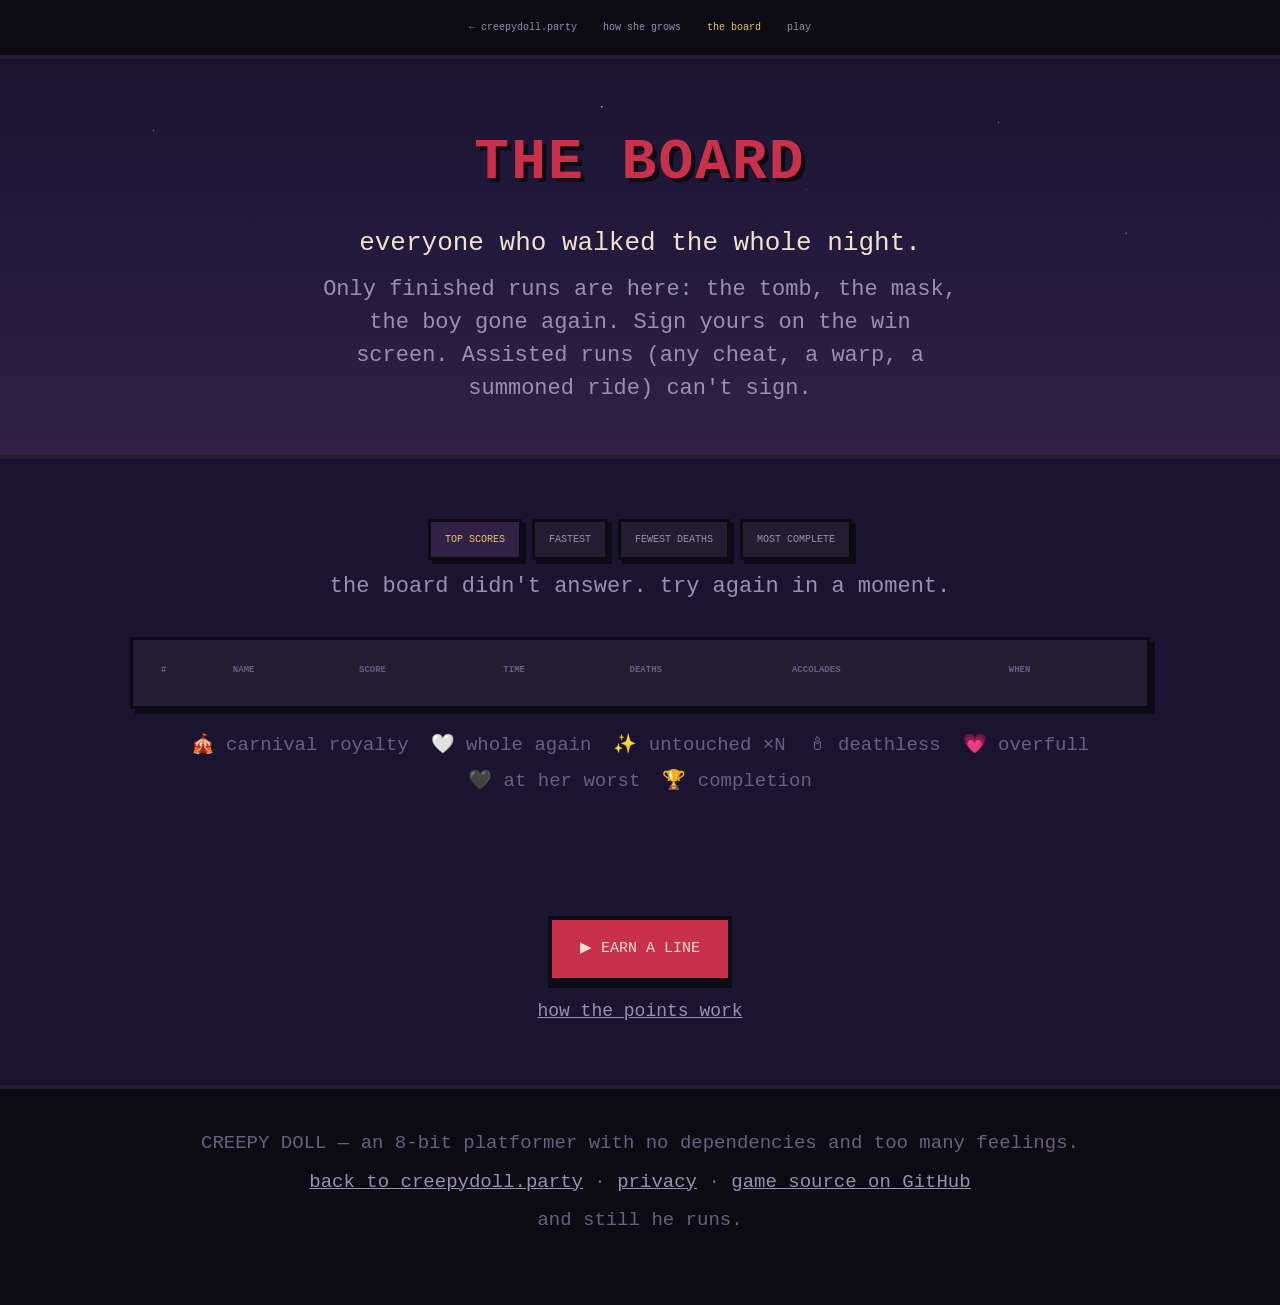
<file: scores.html>
<!DOCTYPE html>
<html lang="en">
<head>
  <meta charset="UTF-8">
  <meta http-equiv="Content-Security-Policy" content="default-src 'none'; script-src 'self'; style-src 'self' https://fonts.googleapis.com; font-src https://fonts.gstatic.com; img-src 'self' data:; connect-src https://*.supabase.co; base-uri 'none'; form-action 'none'">
  <meta name="viewport" content="width=device-width, initial-scale=1.0">
  <title>Creepy Doll — the board</title>
  <meta name="description" content="The Creepy Doll leaderboard: the players who walked the whole night, ranked by score, speed, and deaths.">
  <link rel="preconnect" href="https://fonts.googleapis.com">
  <link rel="preconnect" href="https://fonts.gstatic.com" crossorigin>
  <link href="https://fonts.googleapis.com/css2?family=Press+Start+2P&family=VT323&display=swap" rel="stylesheet">
  <link rel="stylesheet" href="style.css">
  <link rel="icon" type="image/png" href="favicon.png">
</head>
<body>

<nav class="topnav">
  <a href="index.html">← creepydoll.party</a>
  <a href="progress.html">how she grows</a>
  <a href="scores.html" class="here">the board</a>
  <a href="play/">play</a>
</nav>

<header class="hero hero-small">
  <div class="stars" aria-hidden="true"></div>
  <h1>THE BOARD</h1>
  <p class="tagline">everyone who walked the whole night.</p>
  <p class="sub">Only finished runs are here: the tomb, the mask, the boy gone again. Sign
     yours on the win screen. Assisted runs (any cheat, a warp, a summoned ride) can't sign.</p>
</header>

<section class="board">
  <div class="tabs" role="tablist">
    <button class="tab here" data-sort="score" role="tab" aria-selected="true">TOP SCORES</button>
    <button class="tab" data-sort="fast" role="tab" aria-selected="false">FASTEST</button>
    <button class="tab" data-sort="clean" role="tab" aria-selected="false">FEWEST DEATHS</button>
    <button class="tab" data-sort="whole" role="tab" aria-selected="false">MOST COMPLETE</button>
  </div>
  <p class="lede" id="boardNote">fetching the night's records...</p>
  <div class="tbl wide">
    <table id="boardTable">
      <thead><tr>
        <th>#</th><th>NAME</th><th>SCORE</th><th>TIME</th><th>DEATHS</th><th>ACCOLADES</th><th>WHEN</th>
      </tr></thead>
      <tbody></tbody>
    </table>
  </div>
  <div class="legend">
    <span title="all sixteen carnival games won in one run">🎪 carnival royalty</span>
    <span title="every lost part found in one run">🤍 whole again</span>
    <span title="a level finished without a scratch">✨ untouched ×N</span>
    <span title="no deaths">🕯 deathless</span>
    <span title="ten or more hearts at the end">💗 overfull</span>
    <span title="finished the night melted — the creep meter full">🖤 at her worst</span>
    <span title="completion % across all sessions">🏆 completion</span>
  </div>
</section>

<section class="cta-bottom">
  <a class="cta" href="play/">▶ EARN A LINE</a>
  <p class="hint"><a href="progress.html">how the points work</a></p>
</section>

<footer>
  <p>CREEPY DOLL &mdash; an 8-bit platformer with no dependencies and too many feelings.</p>
  <p><a href="index.html">back to creepydoll.party</a> &middot; <a href="privacy.html">privacy</a> &middot; <a href="https://github.com/prone/creepydoll">game source on GitHub</a></p>
  <p class="dim">and still he runs.</p>
</footer>

<script src="scores.js"></script>
</body>
</html>
</file>
<file: style.css>
/* CREEPY DOLL — marketing site. Palette borrowed straight from the game. */
:root {
  --sky: #1a1430;
  --sky2: #241a3e;
  --sky3: #302145;
  --blood: #c9304a;
  --gold: #e8c66a;
  --porcelain: #efe2cf;
  --lavender: #cfc3e8;
  --dim: #9a8fb0;
  --dimmer: #6a5f80;
  --panel: #241c30;
  --ink: #0c0a12;
}

* { margin: 0; padding: 0; box-sizing: border-box; }

html { scroll-behavior: smooth; }

body {
  background: var(--sky);
  color: var(--lavender);
  font-family: 'VT323', 'Courier New', monospace;
  font-size: 22px;
  line-height: 1.5;
  image-rendering: pixelated;
}

h1, h2, h3, .cta, kbd, figcaption {
  font-family: 'Press Start 2P', 'Courier New', monospace;
}

/* ---------- hero ---------- */
.hero {
  position: relative;
  text-align: center;
  padding: 90px 20px 70px;
  background: linear-gradient(var(--sky) 0%, var(--sky2) 55%, var(--sky3) 100%);
  border-bottom: 4px solid var(--panel);
  overflow: hidden;
}
.stars {
  position: absolute; inset: 0; pointer-events: none;
  background-image:
    radial-gradient(1px 1px at 12% 18%, #8d7fae 50%, transparent 51%),
    radial-gradient(1px 1px at 30% 42%, #5a4d78 50%, transparent 51%),
    radial-gradient(2px 2px at 47% 12%, #8d7fae 50%, transparent 51%),
    radial-gradient(1px 1px at 63% 33%, #5a4d78 50%, transparent 51%),
    radial-gradient(1px 1px at 78% 16%, #8d7fae 50%, transparent 51%),
    radial-gradient(2px 2px at 88% 44%, #5a4d78 50%, transparent 51%),
    radial-gradient(1px 1px at 20% 66%, #5a4d78 50%, transparent 51%),
    radial-gradient(1px 1px at 70% 60%, #8d7fae 50%, transparent 51%);
  animation: twinkle 4s steps(2) infinite;
}
@keyframes twinkle { 50% { opacity: .6; } }

#dollCanvas {
  width: 112px; height: 160px;
  image-rendering: pixelated;
  margin-bottom: 18px;
  filter: drop-shadow(0 0 24px rgba(201, 48, 74, .35));
}

.hero h1 {
  font-size: clamp(30px, 7vw, 58px);
  color: var(--blood);
  text-shadow: 4px 4px 0 var(--ink);
  letter-spacing: 2px;
  margin-bottom: 18px;
}
.tagline { color: var(--porcelain); font-size: 26px; margin-bottom: 10px; }
.sub { color: var(--dim); max-width: 560px; margin: 0 auto 34px; }

.cta {
  display: inline-block;
  background: var(--blood);
  color: var(--porcelain);
  text-decoration: none;
  font-size: 15px;
  padding: 18px 28px;
  border: 4px solid var(--ink);
  box-shadow: 0 6px 0 var(--ink);
  transition: transform .08s steps(1), box-shadow .08s steps(1);
}
.cta:hover { background: #e0405a; }
.cta:active { transform: translateY(6px); box-shadow: 0 0 0 var(--ink); }
.hint { color: var(--dimmer); margin-top: 16px; font-size: 18px; }

/* ---------- story strip ---------- */
.strip {
  text-align: center;
  padding: 44px 20px;
  background: var(--ink);
  color: var(--dim);
  border-bottom: 4px solid var(--panel);
}
.strip em { color: var(--gold); font-style: normal; }

/* ---------- sections ---------- */
section { padding: 60px 20px; max-width: 1060px; margin: 0 auto; }
h2 {
  color: var(--gold);
  font-size: clamp(16px, 3.4vw, 24px);
  text-align: center;
  margin-bottom: 40px;
  text-shadow: 3px 3px 0 var(--ink);
}

/* features */
.grid {
  display: grid;
  grid-template-columns: repeat(auto-fit, minmax(280px, 1fr));
  gap: 18px;
}
.card {
  background: var(--panel);
  border: 3px solid var(--ink);
  box-shadow: 5px 5px 0 var(--ink);
  padding: 22px;
}
.card .pix { font-size: 30px; display: block; margin-bottom: 12px; }
.card h3 { color: var(--porcelain); font-size: 13px; margin-bottom: 12px; }
.card p { color: var(--dim); font-size: 20px; }

/* galleries */
.shots {
  display: grid;
  grid-template-columns: repeat(auto-fit, minmax(300px, 1fr));
  gap: 20px;
}
.shots figure {
  background: var(--panel);
  border: 3px solid var(--ink);
  box-shadow: 5px 5px 0 var(--ink);
  padding: 8px 8px 12px;
}
.shots img {
  width: 100%;
  display: block;
  image-rendering: pixelated;
  border: 2px solid var(--ink);
}
.shots figcaption {
  color: var(--dim);
  font-size: 10px;
  padding-top: 10px;
  text-align: center;
  line-height: 1.8;
}

/* controls */
.controls { text-align: center; }
.keys {
  display: flex; flex-wrap: wrap; justify-content: center;
  gap: 14px 30px; margin-bottom: 22px;
}
kbd {
  display: inline-block;
  background: var(--panel);
  color: var(--porcelain);
  font-size: 11px;
  padding: 7px 9px;
  border: 2px solid var(--dimmer);
  border-bottom-width: 4px;
  margin-right: 4px;
}
.dim { color: var(--dimmer); }

/* bottom cta + footer */
.cta-bottom { text-align: center; }
footer {
  text-align: center;
  padding: 40px 20px 60px;
  background: var(--ink);
  color: var(--dimmer);
  border-top: 4px solid var(--panel);
  font-size: 19px;
}
footer p { margin-bottom: 10px; }
footer a { color: var(--dim); }
footer a:hover { color: var(--gold); }

@media (prefers-reduced-motion: reduce) {
  .stars { animation: none; }
  html { scroll-behavior: auto; }
}

/* ---------- top nav (sub-pages) ---------- */
.topnav {
  display: flex; flex-wrap: wrap; gap: 6px 26px; justify-content: center;
  padding: 14px 20px;
  background: var(--ink);
  border-bottom: 4px solid var(--panel);
  font-family: 'Press Start 2P', 'Courier New', monospace;
  font-size: 10px;
}
.topnav a { color: var(--dim); text-decoration: none; padding: 6px 0; }
.topnav a:hover, .topnav a.here { color: var(--gold); }
.hero-small { padding: 60px 20px 50px; }
.hero-small .sub { margin-bottom: 0; max-width: 640px; }

/* ---------- progress page ---------- */
.lede { color: var(--dim); text-align: center; max-width: 720px; margin: -20px auto 34px; }
.center { text-align: center; margin-top: 30px; }
.stage-row {
  display: grid;
  grid-template-columns: repeat(auto-fit, minmax(210px, 1fr));
  gap: 18px; margin-bottom: 30px;
}
.stage {
  background: var(--panel);
  border: 3px solid var(--ink);
  box-shadow: 5px 5px 0 var(--ink);
  padding: 22px 16px 18px;
  text-align: center;
}
.stage .doll {
  width: 84px; height: 120px;
  image-rendering: pixelated;
  filter: drop-shadow(0 0 16px rgba(201, 48, 74, .3));
}
.stage figcaption { font-family: 'VT323', 'Courier New', monospace; padding-top: 14px; }
.stage figcaption b {
  display: block;
  font-family: 'Press Start 2P', 'Courier New', monospace;
  font-size: 10px; color: var(--porcelain); line-height: 1.8;
  margin-bottom: 8px;
}
.stage figcaption span { color: var(--dim); font-size: 19px; }
.rules {
  background: var(--panel);
  border: 3px solid var(--ink);
  box-shadow: 5px 5px 0 var(--ink);
  padding: 22px 26px;
  max-width: 820px; margin: 0 auto;
}
.rules p { color: var(--dim); margin: 8px 0; }
.rules b, .card p b { color: var(--porcelain); font-weight: normal; }
.rules em { color: var(--gold); font-style: normal; }
.grid.two { grid-template-columns: repeat(auto-fit, minmax(320px, 1fr)); }
.card p kbd { font-size: 9px; padding: 4px 6px; margin: 0 2px; }
.rules kbd { font-size: 9px; padding: 4px 6px; margin: 0 2px; }

.tables {
  display: grid;
  grid-template-columns: repeat(auto-fit, minmax(300px, 1fr));
  gap: 18px;
}
.tbl {
  background: var(--panel);
  border: 3px solid var(--ink);
  box-shadow: 5px 5px 0 var(--ink);
  padding: 18px 20px;
}
.tbl h3 { color: var(--porcelain); font-size: 11px; line-height: 1.8; margin-bottom: 12px; }
.tbl table { width: 100%; border-collapse: collapse; }
.tbl td { padding: 5px 0; border-top: 1px solid var(--sky3); color: var(--dim); font-size: 20px; vertical-align: top; }
.tbl td + td { text-align: right; color: var(--gold); white-space: nowrap; padding-left: 12px; font-family: 'Press Start 2P', 'Courier New', monospace; font-size: 10px; padding-top: 9px; }
.tbl tr:first-child td { border-top: 0; }
.hint a { color: var(--dim); }
.hint a:hover { color: var(--gold); }

/* ---------- the board ---------- */
.tabs { display: flex; flex-wrap: wrap; justify-content: center; gap: 10px; margin-bottom: 30px; }
.tab {
  font-family: 'Press Start 2P', 'Courier New', monospace;
  font-size: 10px; color: var(--dim);
  background: var(--panel); border: 3px solid var(--ink); box-shadow: 4px 4px 0 var(--ink);
  padding: 12px 14px; cursor: pointer;
}
.tab:hover { color: var(--porcelain); }
.tab.here { color: var(--gold); background: var(--sky3); }
.tbl.wide { overflow-x: auto; }
.tbl.wide table { min-width: 640px; }
.tbl.wide th {
  font-family: 'Press Start 2P', 'Courier New', monospace;
  font-size: 9px; color: var(--dimmer); text-align: left; padding: 6px 8px 10px;
}
.tbl.wide td { padding: 8px; font-size: 21px; }
.tbl.wide td + td { text-align: left; color: var(--dim); font-family: 'VT323', 'Courier New', monospace; font-size: 21px; padding-top: 8px; }
.tbl.wide td.rank { color: var(--dimmer); width: 44px; }
.tbl.wide td.name { color: var(--porcelain); }
.tbl.wide td.num { color: var(--gold); font-family: 'Press Start 2P', 'Courier New', monospace; font-size: 10px; padding-top: 12px; white-space: nowrap; }
.tbl.wide td.acc span { margin-right: 8px; cursor: help; }
.tbl.wide td.when { color: var(--dimmer); white-space: nowrap; }
.tbl.wide tr.top1 td.name { color: var(--gold); }
.tbl.wide tr.top2 td.name { color: #d8d0e8; }
.tbl.wide tr.top3 td.name { color: #c9906a; }
.legend { display: flex; flex-wrap: wrap; justify-content: center; gap: 8px 22px; margin-top: 22px; color: var(--dimmer); font-size: 19px; }
.stage-row.single { grid-template-columns: minmax(210px, 520px); justify-content: center; }
.stage-row.single .doll { filter: drop-shadow(0 0 16px rgba(12, 10, 18, .9)) drop-shadow(0 0 6px rgba(201, 48, 74, .4)); }
</file>
